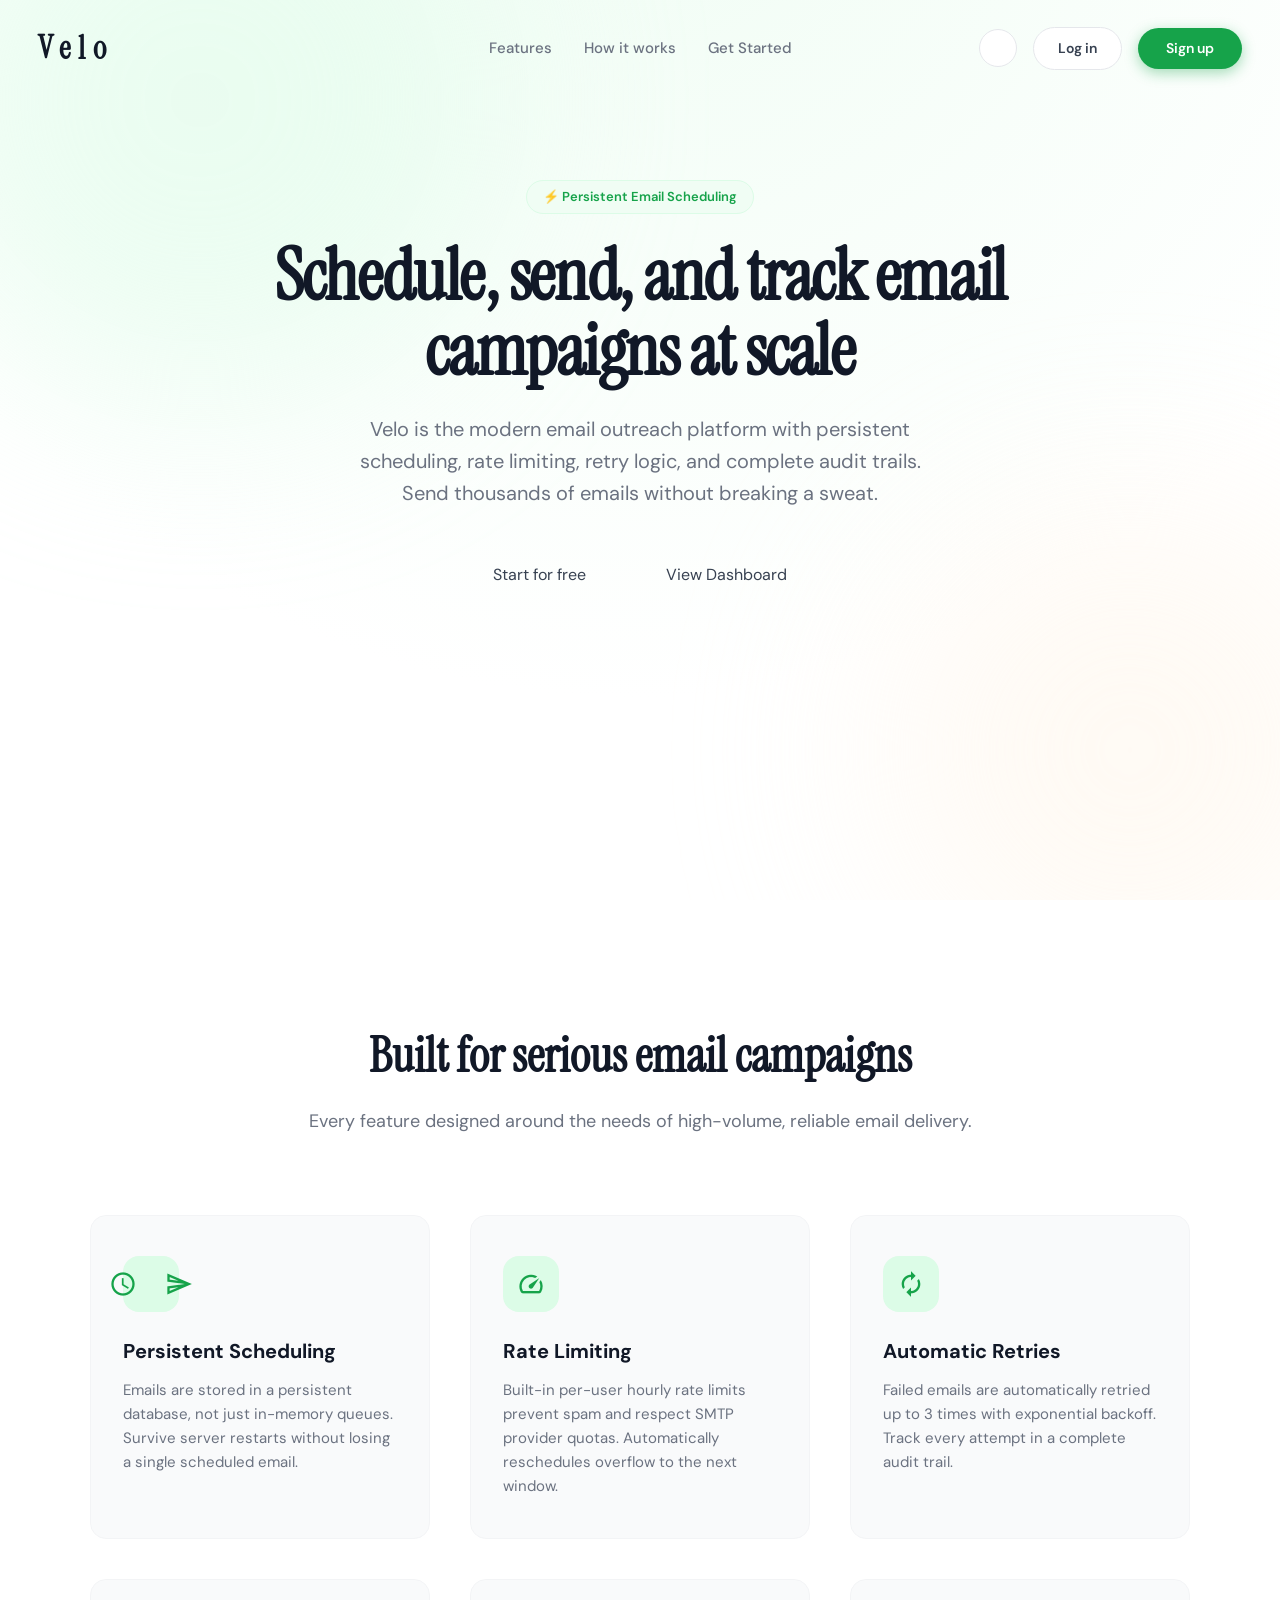
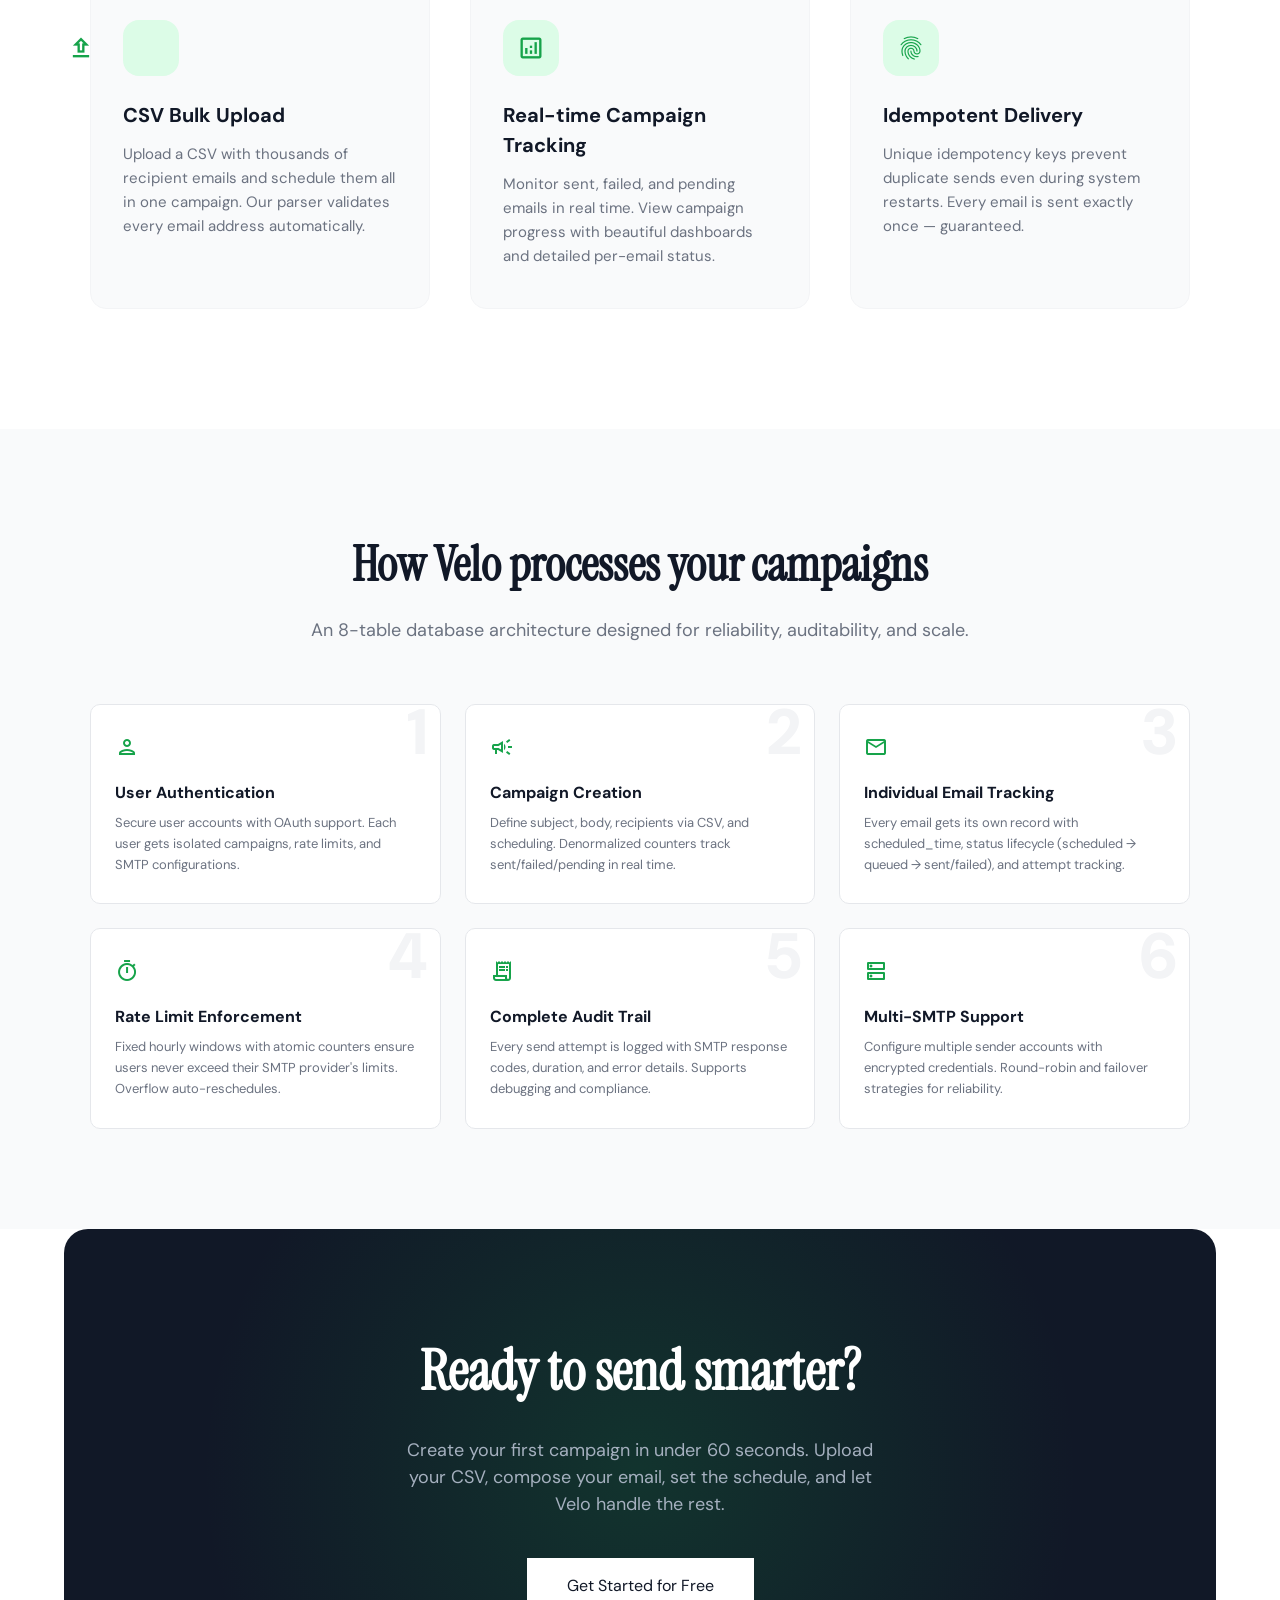
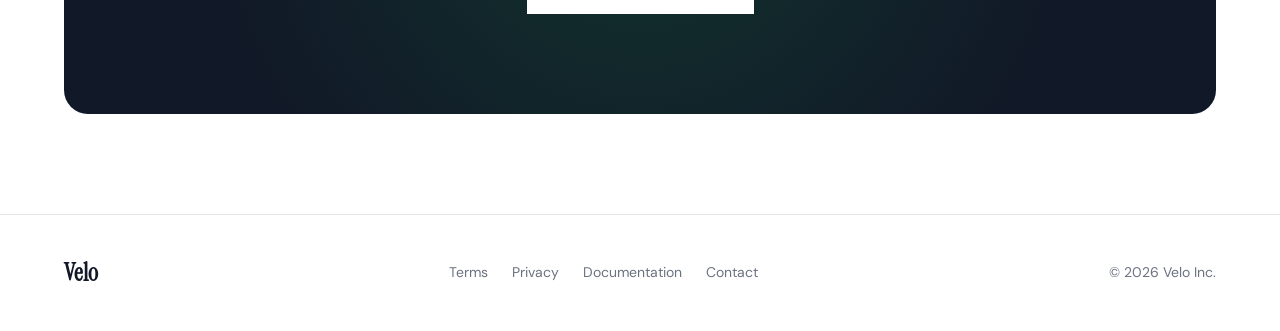
<file: index.html>
<!DOCTYPE html>
<html lang="en">
<head>
    <meta charset="UTF-8" />
    <meta name="viewport" content="width=device-width, initial-scale=1.0" />
    <title>Velo — Production-Grade Email Scheduling & Campaign Platform</title>
    <meta name="description" content="Velo is a production-grade email scheduling and delivery system. Schedule campaigns, enforce rate limits, track delivery, and manage audiences at scale." />
    <link href="https://fonts.googleapis.com/css2?family=DM+Sans:ital,opsz,wght@0,9..40,300;0,9..40,400;0,9..40,500;0,9..40,600;0,9..40,700;1,9..40,400&family=Instrument+Serif:ital@0;1&display=swap" rel="stylesheet" />
    <link href="https://fonts.googleapis.com/icon?family=Material+Icons+Outlined" rel="stylesheet" />
    <link rel="stylesheet" href="css/styles.css" />
    <link rel="stylesheet" href="css/landing.css" />
    <script src="js/theme.js"></script>
</head>
<body>

    <!-- Navigation -->
    <nav class="animate-in">
        <div class="nav-logo">Velo</div>
        <div class="nav-links">
            <a href="#features">Features</a>
            <a href="#architecture">How it works</a>
            <a href="#cta">Get Started</a>
        </div>
        <div class="nav-actions">
            <button class="nav-theme-toggle" id="navThemeToggle" onclick="veloToggleTheme()" title="Toggle dark/light mode">
                <span class="material-icons-outlined" id="navThemeIcon">dark_mode</span>
            </button>
            <a href="pages/login.html" class="btn-outline" id="navLoginBtn">Log in</a>
            <a href="pages/signup.html" class="btn-primary" id="navSignupBtn">Sign up</a>
        </div>
    </nav>

    <!-- Hero Section -->
    <section class="hero animate-in" style="animation-delay: 100ms;">
        <div class="hero-content">
            <div class="badge">⚡ Persistent Email Scheduling</div>
            <h1>Schedule, send, and track email campaigns at scale</h1>
            <p>Velo is the modern email outreach platform with persistent scheduling, rate limiting, retry logic, and complete audit trails. Send thousands of emails without breaking a sweat.</p>
            <div class="hero-actions">
                <a href="pages/signup.html" class="btn-primary-nav" style="padding: 14px 32px; font-size: 16px;">Start for free</a>
                <a href="pages/login.html" class="btn-outline-nav" style="padding: 14px 32px; font-size: 16px;">View Dashboard</a>
            </div>
        </div>
    </section>

    <!-- Features -->
    <section id="features" class="features">
        <div class="features-header">
            <h2>Built for serious email campaigns</h2>
            <p>Every feature designed around the needs of high-volume, reliable email delivery.</p>
        </div>
        <div class="features-grid">
            <div class="feature-card">
                <div class="feature-icon">
                    <span class="material-icons-outlined">schedule_send</span>
                </div>
                <h3 class="feature-title">Persistent Scheduling</h3>
                <p class="feature-desc">Emails are stored in a persistent database, not just in-memory queues. Survive server restarts without losing a single scheduled email.</p>
            </div>
            <div class="feature-card">
                <div class="feature-icon">
                    <span class="material-icons-outlined">speed</span>
                </div>
                <h3 class="feature-title">Rate Limiting</h3>
                <p class="feature-desc">Built-in per-user hourly rate limits prevent spam and respect SMTP provider quotas. Automatically reschedules overflow to the next window.</p>
            </div>
            <div class="feature-card">
                <div class="feature-icon">
                    <span class="material-icons-outlined">autorenew</span>
                </div>
                <h3 class="feature-title">Automatic Retries</h3>
                <p class="feature-desc">Failed emails are automatically retried up to 3 times with exponential backoff. Track every attempt in a complete audit trail.</p>
            </div>
            <div class="feature-card">
                <div class="feature-icon">
                    <span class="material-icons-outlined">upload_file</span>
                </div>
                <h3 class="feature-title">CSV Bulk Upload</h3>
                <p class="feature-desc">Upload a CSV with thousands of recipient emails and schedule them all in one campaign. Our parser validates every email address automatically.</p>
            </div>
            <div class="feature-card">
                <div class="feature-icon">
                    <span class="material-icons-outlined">analytics</span>
                </div>
                <h3 class="feature-title">Real-time Campaign Tracking</h3>
                <p class="feature-desc">Monitor sent, failed, and pending emails in real time. View campaign progress with beautiful dashboards and detailed per-email status.</p>
            </div>
            <div class="feature-card">
                <div class="feature-icon">
                    <span class="material-icons-outlined">fingerprint</span>
                </div>
                <h3 class="feature-title">Idempotent Delivery</h3>
                <p class="feature-desc">Unique idempotency keys prevent duplicate sends even during system restarts. Every email is sent exactly once — guaranteed.</p>
            </div>
        </div>
    </section>

    <!-- Architecture Section -->
    <section id="architecture" class="architecture">
        <div class="architecture-header">
            <h2>How Velo processes your campaigns</h2>
            <p>An 8-table database architecture designed for reliability, auditability, and scale.</p>
        </div>
        <div class="arch-cards">
            <div class="arch-card">
                <div class="arch-card-number">1</div>
                <div class="arch-card-content">
                    <div class="arch-card-icon"><span class="material-icons-outlined">person</span></div>
                    <h3>User Authentication</h3>
                    <p>Secure user accounts with OAuth support. Each user gets isolated campaigns, rate limits, and SMTP configurations.</p>
                </div>
            </div>
            <div class="arch-card">
                <div class="arch-card-number">2</div>
                <div class="arch-card-content">
                    <div class="arch-card-icon"><span class="material-icons-outlined">campaign</span></div>
                    <h3>Campaign Creation</h3>
                    <p>Define subject, body, recipients via CSV, and scheduling. Denormalized counters track sent/failed/pending in real time.</p>
                </div>
            </div>
            <div class="arch-card">
                <div class="arch-card-number">3</div>
                <div class="arch-card-content">
                    <div class="arch-card-icon"><span class="material-icons-outlined">email</span></div>
                    <h3>Individual Email Tracking</h3>
                    <p>Every email gets its own record with scheduled_time, status lifecycle (scheduled → queued → sent/failed), and attempt tracking.</p>
                </div>
            </div>
            <div class="arch-card">
                <div class="arch-card-number">4</div>
                <div class="arch-card-content">
                    <div class="arch-card-icon"><span class="material-icons-outlined">timer</span></div>
                    <h3>Rate Limit Enforcement</h3>
                    <p>Fixed hourly windows with atomic counters ensure users never exceed their SMTP provider's limits. Overflow auto-reschedules.</p>
                </div>
            </div>
            <div class="arch-card">
                <div class="arch-card-number">5</div>
                <div class="arch-card-content">
                    <div class="arch-card-icon"><span class="material-icons-outlined">receipt_long</span></div>
                    <h3>Complete Audit Trail</h3>
                    <p>Every send attempt is logged with SMTP response codes, duration, and error details. Supports debugging and compliance.</p>
                </div>
            </div>
            <div class="arch-card">
                <div class="arch-card-number">6</div>
                <div class="arch-card-content">
                    <div class="arch-card-icon"><span class="material-icons-outlined">dns</span></div>
                    <h3>Multi-SMTP Support</h3>
                    <p>Configure multiple sender accounts with encrypted credentials. Round-robin and failover strategies for reliability.</p>
                </div>
            </div>
        </div>
    </section>

    <!-- CTA -->
    <section class="cta-section" id="cta">
        <div class="cta-content">
            <h2>Ready to send smarter?</h2>
            <p>Create your first campaign in under 60 seconds. Upload your CSV, compose your email, set the schedule, and let Velo handle the rest.</p>
            <a href="pages/signup.html" class="btn-primary-nav" style="padding: 16px 40px; font-size: 16px; background: #fff; color: #111827; display: inline-block;">Get Started for Free</a>
        </div>
    </section>

    <!-- Footer -->
    <footer>
        <div class="footer-logo">Velo</div>
        <div class="footer-links">
            <a href="#">Terms</a>
            <a href="#">Privacy</a>
            <a href="#">Documentation</a>
            <a href="#">Contact</a>
        </div>
        <div>&copy; 2026 Velo Inc.</div>
    </footer>

    <script src="js/scrollAnimation.js"></script>
    <script>
        // If user is already logged in, change nav buttons to dashboard and none
        (function() {
            try {
                const session = sessionStorage.getItem('velo_session');
                if (session) {
                    const loginBtn = document.getElementById('navLoginBtn');
                    const signupBtn = document.getElementById('navSignupBtn');
                    if (loginBtn) { loginBtn.textContent = 'Dashboard'; loginBtn.href = 'pages/dashboard.html'; }
                    if (signupBtn) { signupBtn.style.display = 'none'; }
                }
            } catch(e) {}
        })();

        // Sync theme toggle icon
        function syncThemeIcon() {
            const icon = document.getElementById('navThemeIcon');
            if (icon) {
                icon.textContent = (localStorage.getItem('velo_theme') === 'dark') ? 'dark_mode' : 'light_mode';
            }
        }
        syncThemeIcon();

        // Override veloToggleTheme to also update icon
        const _origToggle = window.veloToggleTheme;
        window.veloToggleTheme = function() {
            _origToggle();
            syncThemeIcon();
        };
    </script>
</body>
</html>
</file>
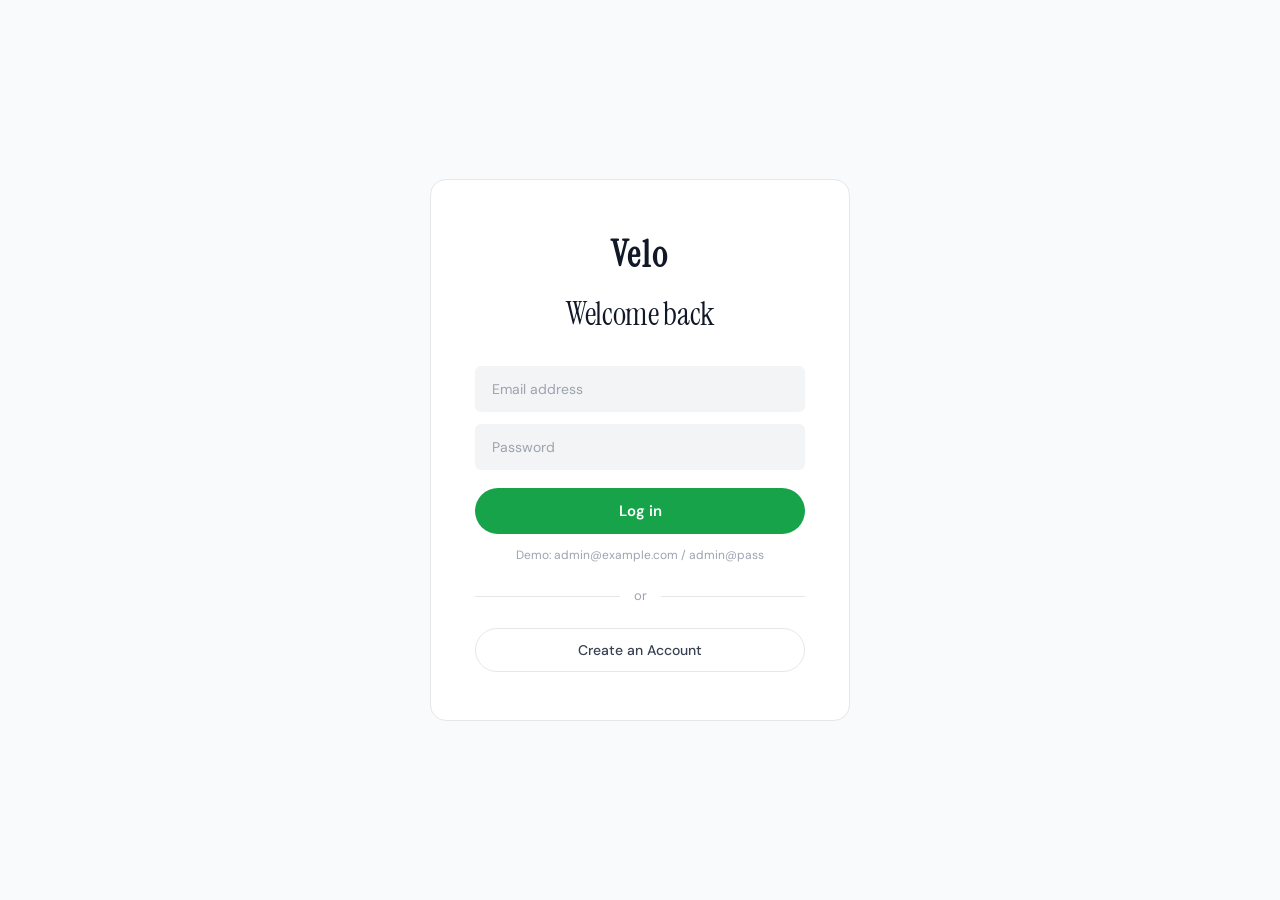
<file: pages/compose.html>
<!doctype html>
<html lang="en">
<head>
    <meta charset="UTF-8" />
    <meta name="viewport" content="width=device-width, initial-scale=1.0" />
    <title>Velo — Create Campaign</title>
    <meta name="description" content="Create and schedule a new email campaign with Velo." />
    <link href="https://fonts.googleapis.com/css2?family=DM+Sans:ital,opsz,wght@0,9..40,300;0,9..40,400;0,9..40,500;0,9..40,600;0,9..40,700;1,9..40,400&family=Instrument+Serif:ital@0;1&display=swap" rel="stylesheet" />
    <link href="https://fonts.googleapis.com/icon?family=Material+Icons+Outlined" rel="stylesheet" />
    <link rel="stylesheet" href="../css/styles.css" />
    <link rel="stylesheet" href="../css/sidebar.css">
    <link rel="stylesheet" href="../css/compose.css" />
    <link rel="stylesheet" href="../css//campaign-details.css">
    <link rel="stylesheet" href="../css/campaigns.css">

    <script src="../js/theme.js"></script>
</head>
<body>
    <div class="app-layout">
        <!-- SIDEBAR -->
        <aside class="sidebar">
            <div class="sidebar-logo">Velo</div>
            
            <div class="sidebar-user" title="Logged in user">
                <div class="sidebar-avatar">
                    <svg width="36" height="36" viewBox="0 0 36 36">
                        <circle cx="18" cy="18" r="18" fill="var(--bg-tertiary)" />
                        <circle cx="18" cy="14" r="6" fill="var(--text-muted)" />
                        <path d="M6 32c0-6.63 5.37-10 12-10s12 3.37 12 10" fill="var(--text-muted)" />
                    </svg>
                </div>
                <div class="sidebar-user-info">
                    <div class="sidebar-user-name auth-user-name">User</div>
                    <div class="sidebar-user-email auth-user-email">user@email.com</div>
                </div>
            </div>
            
            <a href="compose.html"><button class="btn-compose" style="background: var(--green-600); color: #fff;">
                <span class="material-icons-outlined" style="font-size: 16px; vertical-align: middle; margin-right: 4px;">add</span>
                New Campaign
            </button></a>

            <div class="sidebar-section-title">Menu</div>
            <ul class="sidebar-nav">
                <li class="sidebar-nav-item" id="navDashboard">
                    <a href="dashboard.html">
                        <span class="material-icons-outlined">dashboard</span>
                        Dashboard
                    </a>
                </li>
                <li class="sidebar-nav-item active" id="navCompose">
                    <a href="compose.html">
                        <span class="material-icons-outlined">edit_note</span>
                        Compose
                    </a>
                </li>
                <li class="sidebar-nav-item" id="navProfile">
                    <a href="profile.html">
                        <span class="material-icons-outlined">person</span>
                        Profile
                    </a>
                </li>
            </ul>

            <div class="sidebar-bottom">
                <label class="theme-toggle">
                    <span class="theme-toggle-label">
                        <span class="material-icons-outlined">dark_mode</span>
                        Dark Mode
                    </span>
                    <div class="theme-toggle-switch">
                        <input type="checkbox" class="theme-toggle-input" />
                        <span class="theme-toggle-slider"></span>
                    </div>
                </label>
                <button class="sidebar-bottom-item btn-logout">
                    <span class="material-icons-outlined">logout</span>
                    Log Out
                </button>
            </div>
        </aside>

        <!-- MAIN -->
        <div class="main-content">
            <div class="topbar">
                <a href="dashboard.html" class="btn-back" style="margin-right: 8px;" title="Back to Dashboard">
                    <span class="material-icons-outlined">arrow_back</span>
                </a>
                <span class="compose-title">Create New Campaign</span>
            </div>

            <div class="page-content" style="max-width: 800px;">
                <!-- Campaign Name -->
                <div class="compose-section animate-in">
                    <div class="compose-section-title">
                        <span class="material-icons-outlined">campaign</span>
                        Campaign Details
                    </div>
                    <div class="compose-field" style="border: none; padding: 0; margin-bottom: 12px;">
                        <div class="compose-field-label">Name</div>
                        <input type="text" id="campaignName" placeholder="e.g., Welcome Series Q3" style="background: transparent;" />
                    </div>
                    <div class="compose-field" style="border: none; padding: 0;">
                        <div class="compose-field-label">Subject</div>
                        <input type="text" id="campaignSubject" placeholder="Email subject line..." style="background: transparent;" />
                    </div>
                </div>

                <!-- Email Body -->
                <div class="compose-section animate-in" style="animation-delay: 60ms;">
                    <div class="compose-section-title">
                        <span class="material-icons-outlined">edit</span>
                        Email Content
                    </div>

                    <!-- Toolbar -->
                    <div class="compose-toolbar">
                        <button class="toolbar-btn" data-cmd="bold" title="Bold">
                            <span class="material-icons-outlined">format_bold</span>
                        </button>
                        <button class="toolbar-btn" data-cmd="italic" title="Italic">
                            <span class="material-icons-outlined">format_italic</span>
                        </button>
                        <button class="toolbar-btn" data-cmd="underline" title="Underline">
                            <span class="material-icons-outlined">format_underlined</span>
                        </button>
                        <div class="toolbar-sep"></div>
                        <button class="toolbar-btn" data-cmd="strikeThrough" title="Strikethrough">
                            <span class="material-icons-outlined">strikethrough_s</span>
                        </button>
                        <button class="toolbar-btn" data-cmd="insertUnorderedList" title="Bullet List">
                            <span class="material-icons-outlined">format_list_bulleted</span>
                        </button>
                        <button class="toolbar-btn" data-cmd="insertOrderedList" title="Numbered List">
                            <span class="material-icons-outlined">format_list_numbered</span>
                        </button>
                        <div class="toolbar-sep"></div>
                        <button class="toolbar-btn" data-cmd="justifyLeft" title="Align Left">
                            <span class="material-icons-outlined">format_align_left</span>
                        </button>
                        <button class="toolbar-btn" data-cmd="justifyCenter" title="Align Center">
                            <span class="material-icons-outlined">format_align_center</span>
                        </button>
                        <button class="toolbar-btn" data-cmd="justifyRight" title="Align Right">
                            <span class="material-icons-outlined">format_align_right</span>
                        </button>
                        <div class="toolbar-sep"></div>
                        <button class="toolbar-btn" data-cmd="undo" title="Undo">
                            <span class="material-icons-outlined">undo</span>
                        </button>
                        <button class="toolbar-btn" data-cmd="redo" title="Redo">
                            <span class="material-icons-outlined">redo</span>
                        </button>
                    </div>

                    <!-- Editor -->
                    <div
                        class="compose-editor"
                        contenteditable="true"
                        data-placeholder="Compose your email body here... Supports rich text formatting."
                        id="campaignBody"
                    ></div>
                </div>

                <!-- CSV Upload -->
                <div class="compose-section animate-in" style="animation-delay: 120ms;">
                    <div class="compose-section-title">
                        <span class="material-icons-outlined">upload_file</span>
                        Recipients (CSV Upload)
                    </div>
                    <p style="font-size: 13px; color: var(--text-tertiary); margin-bottom: 16px;">
                        Upload a CSV file with an <strong>"emails"</strong> column containing recipient email addresses.
                    </p>
                    
                    <input type="file" id="csvFileInput" accept=".csv" style="display: none;" />
                    
                    <div class="csv-upload-area" id="csvUploadArea">
                        <span class="material-icons-outlined csv-upload-icon">cloud_upload</span>
                        <div class="csv-upload-text">Click or drag a CSV file here</div>
                        <div class="csv-upload-hint">Supports .csv files with an "emails" column</div>
                    </div>

                    <div class="csv-preview" id="csvPreview" style="display: none;">
                        <div class="csv-preview-header">
                            <span class="csv-preview-count" id="csvEmailCount">0 recipients loaded</span>
                            <span class="csv-preview-clear" id="csvClearBtn">✕ Clear all</span>
                        </div>
                        <div class="csv-email-list" id="csvEmailList">
                            <!-- Chips rendered by JS -->
                        </div>
                    </div>
                </div>

                <!-- Schedule -->
                <div class="compose-section animate-in" style="animation-delay: 180ms;">
                    <div class="compose-section-title">
                        <span class="material-icons-outlined">event</span>
                        Schedule
                    </div>
                    <p style="font-size: 13px; color: var(--text-tertiary); margin-bottom: 16px;">
                        Choose when your campaign should start sending emails.
                    </p>
                    <div class="schedule-row">
                        <div class="schedule-group">
                            <label class="schedule-label" for="scheduleDate">Date</label>
                            <input type="date" class="schedule-input" id="scheduleDate" />
                        </div>
                        <div class="schedule-group">
                            <label class="schedule-label" for="scheduleTime">Time</label>
                            <input type="time" class="schedule-input" id="scheduleTime" />
                        </div>
                    </div>
                </div>

                <!-- Create Button -->
                <button class="btn-create-campaign animate-in" style="animation-delay: 240ms;" id="createCampaignBtn">
                    <span class="material-icons-outlined">rocket_launch</span>
                    Create & Schedule Campaign
                </button>

                <div style="height: 40px;"></div>
            </div>
        </div>
    </div>

    <script src="../js/db.js"></script>
    <script src="../js/toast.js"></script>
    <script src="../js/auth.js"></script>
    <script src="../js/app.js"></script>
    <script src="../js/compose.js"></script>
    <script>
        // Set default date to today and time to next hour
        (function() {
            const now = new Date();
            const dateInput = document.getElementById('scheduleDate');
            const timeInput = document.getElementById('scheduleTime');
            
            if (dateInput) {
                dateInput.value = now.toISOString().split('T')[0];
                dateInput.min = now.toISOString().split('T')[0];
            }
            if (timeInput) {
                const nextHour = new Date(now.getTime() + 60 * 60 * 1000);
                const hh = String(nextHour.getHours()).padStart(2, '0');
                const mm = String(nextHour.getMinutes()).padStart(2, '0');
                timeInput.value = `${hh}:${mm}`;
            }
        })();
    </script>
</body>
</html>
</file>
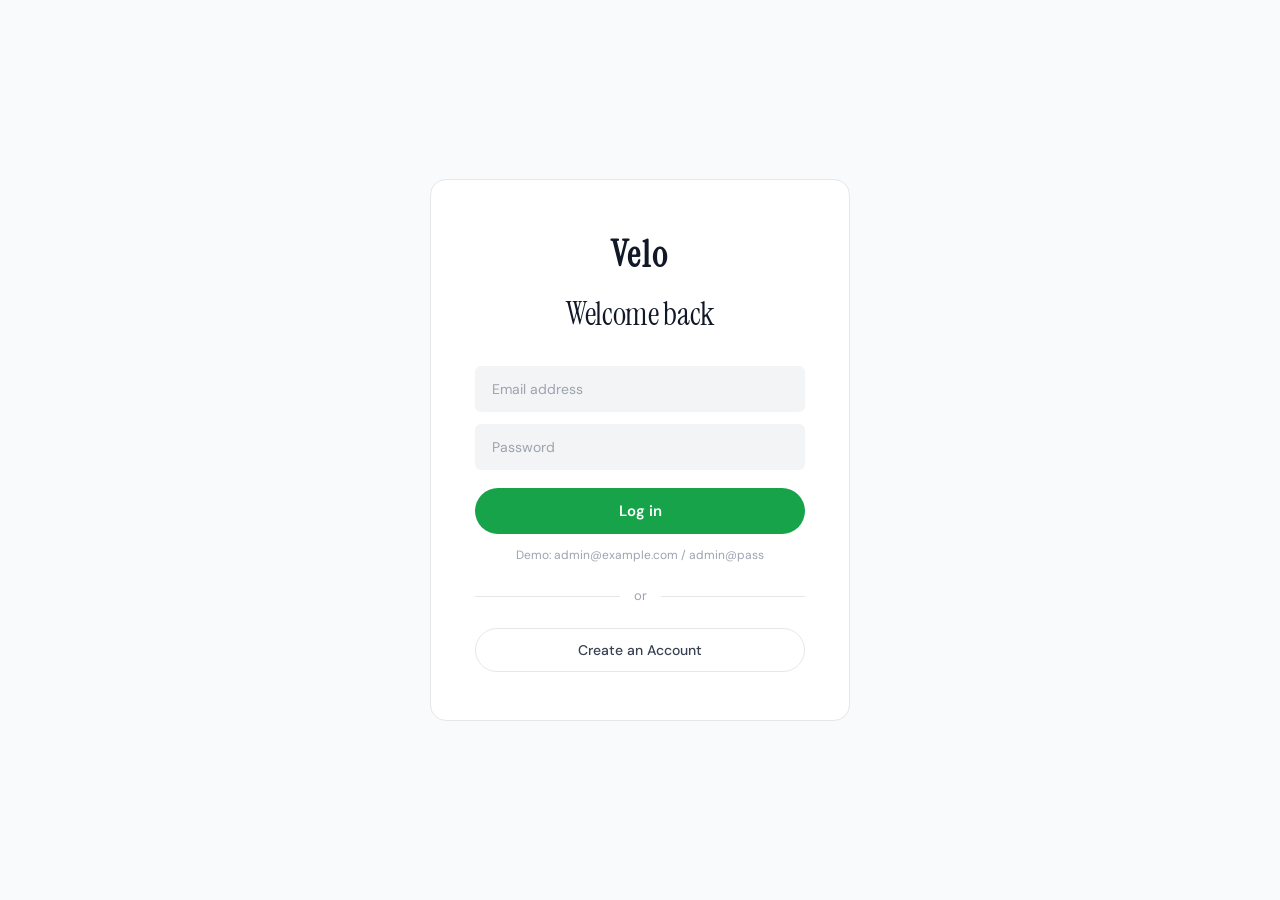
<file: pages/login.html>
<!doctype html>
<html lang="en">
<head>
    <meta charset="UTF-8" />
    <meta name="viewport" content="width=device-width, initial-scale=1.0" />
    <title>Velo — Login</title>
    <meta name="description" content="Log in to your Velo email campaign dashboard." />
    <link href="https://fonts.googleapis.com/css2?family=DM+Sans:ital,opsz,wght@0,9..40,300;0,9..40,400;0,9..40,500;0,9..40,600;0,9..40,700;1,9..40,400&family=Instrument+Serif:ital@0;1&display=swap" rel="stylesheet" />
    <link href="https://fonts.googleapis.com/icon?family=Material+Icons+Outlined" rel="stylesheet" />
    <link rel="stylesheet" href="../css/styles.css" />
    <link rel="stylesheet" href="../css/login.css">
    <script src="../js/theme.js"></script>
</head>
<body>
    <div class="login-wrapper">
        <div class="login-card animate-in">
            <div style="text-align: center; margin-bottom: 8px;">
                <a href="../index.html" style="font-family: var(--font-display); font-size: 36px; font-weight: 700; color: var(--text-primary); letter-spacing: 2px;">Velo</a>
            </div>
            <h1>Welcome back</h1>
            
            <form id="loginForm">
                <input
                    id="loginEmail"
                    class="login-input"
                    type="email"
                    placeholder="Email address"
                    required
                    autocomplete="email"
                />
                <input
                    id="loginPassword"
                    class="login-input"
                    type="password"
                    placeholder="Password"
                    required
                    autocomplete="current-password"
                />
                <button type="submit" class="btn-login" id="loginSubmitBtn">Log in</button>
            </form>

            <div style="font-size: 12px; color: var(--text-muted); text-align: center; margin-top: 12px;">
                Demo: admin@example.com / admin@pass
            </div>

            <div class="divider">or</div>
            
            <a href="signup.html" style="text-decoration: none;">
                <button class="btn-google" style="background: var(--bg-primary); border-color: var(--border-primary);">
                    Create an Account
                </button>
            </a>
        </div>
    </div>

    <script src="../js/db.js"></script>
    <script src="../js/toast.js"></script>
    <script src="../js/auth.js"></script>
</body>
</html>
</file>
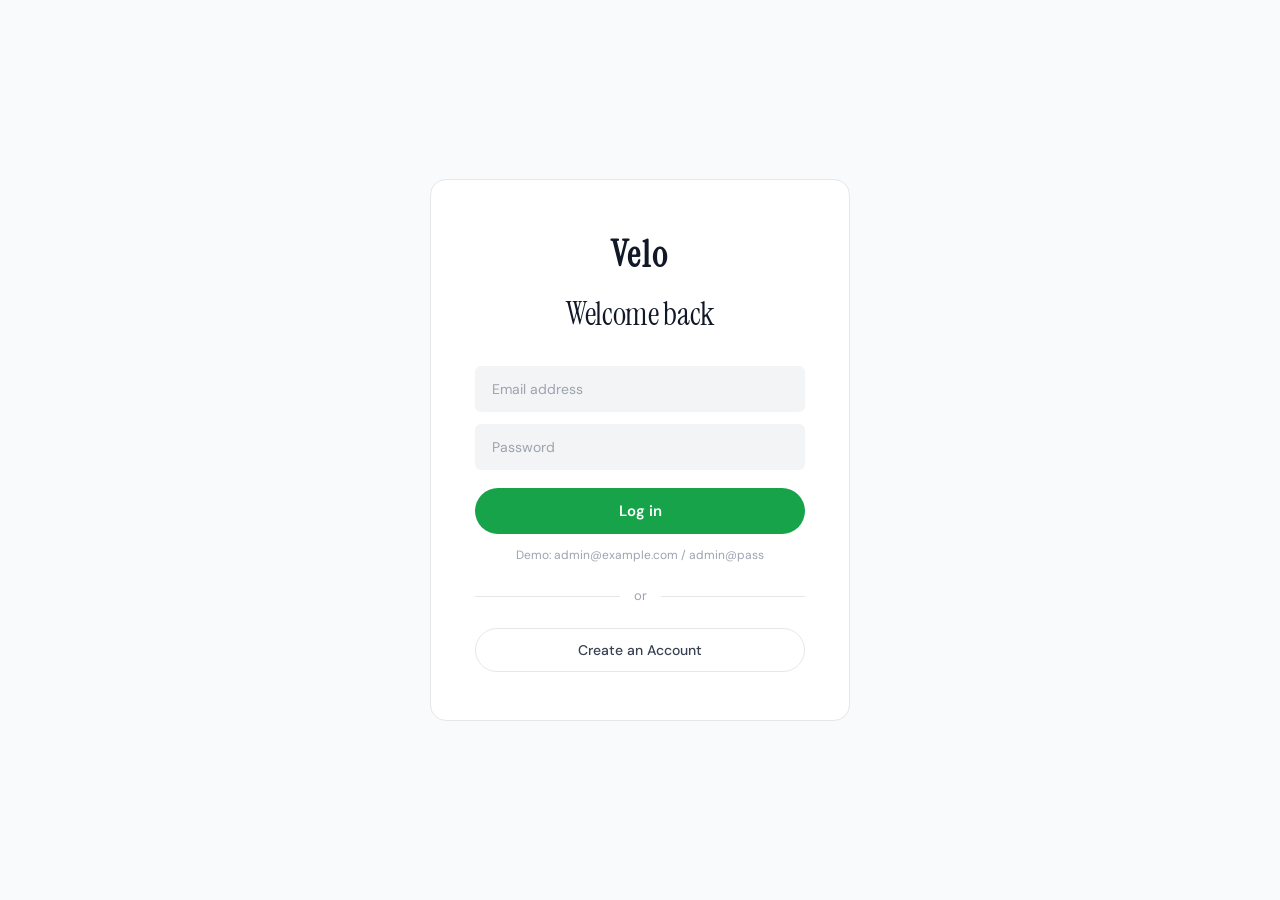
<file: pages/profile.html>
<!doctype html>
<html lang="en">
<head>
    <meta charset="UTF-8" />
    <meta name="viewport" content="width=device-width, initial-scale=1.0" />
    <title>Velo — Profile & Settings</title>
    <meta name="description" content="Manage your Velo profile, SMTP settings, and account preferences." />
    <link href="https://fonts.googleapis.com/css2?family=DM+Sans:ital,opsz,wght@0,9..40,300;0,9..40,400;0,9..40,500;0,9..40,600;0,9..40,700;1,9..40,400&family=Instrument+Serif:ital@0;1&display=swap" rel="stylesheet" />
    <link href="https://fonts.googleapis.com/icon?family=Material+Icons+Outlined" rel="stylesheet" />
    <link rel="stylesheet" href="../css/styles.css" />
    <link rel="stylesheet" href="../css/sidebar.css">
    <link rel="stylesheet" href="../css/profile.css" />
    <script src="../js/theme.js"></script>
</head>
<body>
    <div class="app-layout">
        <!-- SIDEBAR -->
        <aside class="sidebar">
            <div class="sidebar-logo">Velo</div>
            
            <div class="sidebar-user" title="Logged in user">
                <div class="sidebar-avatar">
                    <svg width="36" height="36" viewBox="0 0 36 36">
                        <circle cx="18" cy="18" r="18" fill="var(--bg-tertiary)" />
                        <circle cx="18" cy="14" r="6" fill="var(--text-muted)" />
                        <path d="M6 32c0-6.63 5.37-10 12-10s12 3.37 12 10" fill="var(--text-muted)" />
                    </svg>
                </div>
                <div class="sidebar-user-info">
                    <div class="sidebar-user-name auth-user-name">User</div>
                    <div class="sidebar-user-email auth-user-email">user@email.com</div>
                </div>
            </div>
            
            <a href="compose.html"><button class="btn-compose" id="composeSidebarBtn">
                <span class="material-icons-outlined" style="font-size: 16px; vertical-align: middle; margin-right: 4px;">add</span>
                New Campaign
            </button></a>

            <div class="sidebar-section-title">Menu</div>
            <ul class="sidebar-nav">
                <li class="sidebar-nav-item" id="navDashboard">
                    <a href="dashboard.html">
                        <span class="material-icons-outlined">dashboard</span>
                        Dashboard
                    </a>
                </li>
                <!-- <li class="sidebar-nav-item" id="navCompose">
                    <a href="compose.html">
                        <span class="material-icons-outlined">edit_note</span>
                        Compose
                    </a>
                </li> -->
                <li class="sidebar-nav-item active" id="navProfile">
                    <a href="profile.html">
                        <span class="material-icons-outlined">person</span>
                        Profile
                    </a>
                </li>
            </ul>

            <div class="sidebar-bottom">
                <label class="theme-toggle" id="themeToggleLabel">
                    <span class="theme-toggle-label">
                        <span class="material-icons-outlined">dark_mode</span>
                        Dark Mode
                    </span>
                    <div class="theme-toggle-switch">
                        <input type="checkbox" class="theme-toggle-input" id="themeToggle" />
                        <span class="theme-toggle-slider"></span>
                    </div>
                </label>
                <button class="sidebar-bottom-item btn-logout" id="logoutBtn">
                    <span class="material-icons-outlined">logout</span>
                    Log Out
                </button>
            </div>
        </aside>

        <!-- MAIN CONTENT -->
        <div class="main-content">
            <div class="profile-header animate-in">
                <a href="dashboard.html" class="back-link">
                    <span class="material-icons-outlined">arrow_back</span>
                </a>
                <h1 class="page-header" style="margin: 0;">Profile & Settings</h1>
            </div>

            <div class="page-content animate-in" style="animation-delay: 100ms;">

                <!-- Account Stats -->
                <div class="profile-section">
                    <div class="profile-section-icon">
                        <span class="material-icons-outlined">insights</span>
                    </div>
                    <h2 class="profile-section-title">Account Overview</h2>
                    <div class="profile-stats-grid">
                        <div class="profile-stat-card">
                            <div class="profile-stat-value" id="profileStatCampaigns">0</div>
                            <div class="profile-stat-label">Total Campaigns</div>
                        </div>
                        <div class="profile-stat-card">
                            <div class="profile-stat-value" style="color: var(--green-600);" id="profileStatActive">0</div>
                            <div class="profile-stat-label">Active</div>
                        </div>
                        <div class="profile-stat-card">
                            <div class="profile-stat-value" id="profileStatCompleted">0</div>
                            <div class="profile-stat-label">Completed</div>
                        </div>
                        <div class="profile-stat-card">
                            <div class="profile-stat-value" id="profileStatEmails">0</div>
                            <div class="profile-stat-label">Total Emails</div>
                        </div>
                        <div class="profile-stat-card">
                            <div class="profile-stat-value" style="color: var(--green-600);" id="profileStatSent">0</div>
                            <div class="profile-stat-label">Sent</div>
                        </div>
                        <div class="profile-stat-card">
                            <div class="profile-stat-value" style="color: var(--red-500);" id="profileStatFailed">0</div>
                            <div class="profile-stat-label">Failed</div>
                        </div>
                    </div>
                </div>

                <!-- Profile Info -->
                <div class="profile-section">
                    <div class="profile-section-icon">
                        <span class="material-icons-outlined">person</span>
                    </div>
                    <h2 class="profile-section-title">Profile Information</h2>
                    <div class="profile-form">
                        <div class="profile-form-row">
                            <label class="profile-label">Full Name</label>
                            <input type="text" class="profile-input" id="profileName" placeholder="Your name" />
                        </div>
                        <div class="profile-form-row">
                            <label class="profile-label">Email Address</label>
                            <input type="email" class="profile-input" id="profileEmail" placeholder="your@email.com" />
                        </div>
                        <div class="profile-form-row" style="display: flex; gap: 32px;">
                            <div>
                                <span class="profile-meta-label">Member since</span>
                                <span class="profile-meta-value" id="memberSince">—</span>
                            </div>
                            <div>
                                <span class="profile-meta-label">Last updated</span>
                                <span class="profile-meta-value" id="lastUpdated">—</span>
                            </div>
                        </div>
                        <button class="btn-save" id="saveProfileBtn">
                            <span class="material-icons-outlined" style="font-size: 16px; vertical-align: middle; margin-right: 4px;">save</span>
                            Save Changes
                        </button>
                    </div>
                </div>

                <!-- Change Password -->
                <!-- <div class="profile-section">
                    <div class="profile-section-icon">
                        <span class="material-icons-outlined">lock</span>
                    </div>
                    <h2 class="profile-section-title">Change Password</h2>
                    <div class="profile-form">
                        <div class="profile-form-row">
                            <label class="profile-label">Current Password</label>
                            <input type="password" class="profile-input" id="currentPassword" placeholder="Enter current password" />
                        </div>
                        <div class="profile-form-row">
                            <label class="profile-label">New Password</label>
                            <input type="password" class="profile-input" id="newPassword" placeholder="Enter new password" />
                        </div>
                        <div class="profile-form-row">
                            <label class="profile-label">Confirm New Password</label>
                            <input type="password" class="profile-input" id="confirmPassword" placeholder="Confirm new password" />
                        </div>
                        <button class="btn-save" id="changePasswordBtn">
                            <span class="material-icons-outlined" style="font-size: 16px; vertical-align: middle; margin-right: 4px;">key</span>
                            Update Password
                        </button>
                    </div>
                </div> -->

                <!-- SMTP Configurations -->
                <div class="profile-section">
                    <div class="profile-section-icon">
                        <span class="material-icons-outlined">dns</span>
                    </div>
                    <div style="display: flex; align-items: center; justify-content: space-between; margin-bottom: 16px;">
                        <h2 class="profile-section-title" style="margin-bottom: 0;">SMTP Configurations</h2>
                        <button class="btn-add-smtp" id="addSmtpBtn">
                            <span class="material-icons-outlined" style="font-size: 16px;">add</span>
                            Add Configuration
                        </button>
                    </div>

                    <!-- SMTP Add Form (hidden by default) -->
                    <div id="smtpForm" style="display: none;" class="smtp-form-card">
                        <div class="smtp-form-grid">
                            <div class="profile-form-row">
                                <label class="profile-label">Configuration Name *</label>
                                <input type="text" class="profile-input" id="smtpName" placeholder="e.g., Marketing SMTP" />
                            </div>
                            <div class="profile-form-row">
                                <label class="profile-label">SMTP Host *</label>
                                <input type="text" class="profile-input" id="smtpHost" placeholder="smtp.gmail.com" />
                            </div>
                            <div class="profile-form-row">
                                <label class="profile-label">Port</label>
                                <input type="number" class="profile-input" id="smtpPort" value="587" />
                            </div>
                            <div class="profile-form-row">
                                <label class="profile-label">Username *</label>
                                <input type="text" class="profile-input" id="smtpUsername" placeholder="your@email.com" />
                            </div>
                            <div class="profile-form-row">
                                <label class="profile-label">Password</label>
                                <input type="password" class="profile-input" id="smtpPassword" placeholder="SMTP password" />
                            </div>
                            <div class="profile-form-row">
                                <label class="profile-label">From Email *</label>
                                <input type="email" class="profile-input" id="smtpFromEmail" placeholder="noreply@company.com" />
                            </div>
                            <div class="profile-form-row">
                                <label class="profile-label">From Name</label>
                                <input type="text" class="profile-input" id="smtpFromName" placeholder="Marketing Team" />
                            </div>
                            <div class="profile-form-row">
                                <label class="profile-label">Hourly Limit</label>
                                <input type="number" class="profile-input" id="smtpHourlyLimit" value="100" />
                            </div>
                            <div class="profile-form-row">
                                <label class="profile-label">Daily Limit</label>
                                <input type="number" class="profile-input" id="smtpDailyLimit" value="1000" />
                            </div>
                        </div>
                        <div style="display: flex; gap: 12px; margin-top: 16px;">
                            <button class="btn-save" id="saveSmtpBtn">
                                <span class="material-icons-outlined" style="font-size: 16px; vertical-align: middle; margin-right: 4px;">save</span>
                                Save Configuration
                            </button>
                            <button class="btn-outline-sm" onclick="document.getElementById('smtpForm').style.display='none'">Cancel</button>
                        </div>
                    </div>

                    <!-- Existing configs list -->
                    <div id="smtpConfigsList">
                        <!-- Rendered by JS -->
                    </div>
                </div>

                <!-- Danger Zone -->
                <!-- <div class="profile-section danger-zone">
                    <div class="profile-section-icon" style="background: var(--red-50); color: var(--red-500);">
                        <span class="material-icons-outlined">warning</span>
                    </div>
                    <h2 class="profile-section-title" style="color: var(--red-500);">Danger Zone</h2>
                    <p style="color: var(--text-tertiary); margin-bottom: 16px;">
                        Deleting your account will permanently remove all your campaigns, scheduled emails, SMTP configurations, and data. This action cannot be undone.
                    </p>
                    <button class="btn-danger" id="deleteAccountBtn">
                        <span class="material-icons-outlined" style="font-size: 16px; vertical-align: middle; margin-right: 4px;">delete_forever</span>
                        Delete Account
                    </button>
                    <div id="deleteConfirmArea" style="display: none; margin-top: 16px;">
                        <p style="color: var(--red-500); font-weight: 600; margin-bottom: 8px;">Type <strong>DELETE</strong> to confirm:</p>
                        <div style="display: flex; gap: 8px; align-items: center;">
                            <input type="text" class="profile-input" id="deleteConfirmInput" placeholder="DELETE" style="max-width: 200px; margin-bottom: 0;" />
                            <button class="btn-danger" id="confirmDeleteBtn" style="padding: 10px 20px;">Confirm</button>
                            <button class="btn-outline-sm" id="cancelDeleteBtn">Cancel</button>
                        </div>
                    </div>
                </div> -->

            </div>
        </div>
    </div>

    <script src="../js/db.js"></script>
    <script src="../js/toast.js"></script>
    <script src="../js/auth.js"></script>
    <script src="../js/app.js"></script>
    <script src="../js/profile.js"></script>
</body>
</html>
</file>
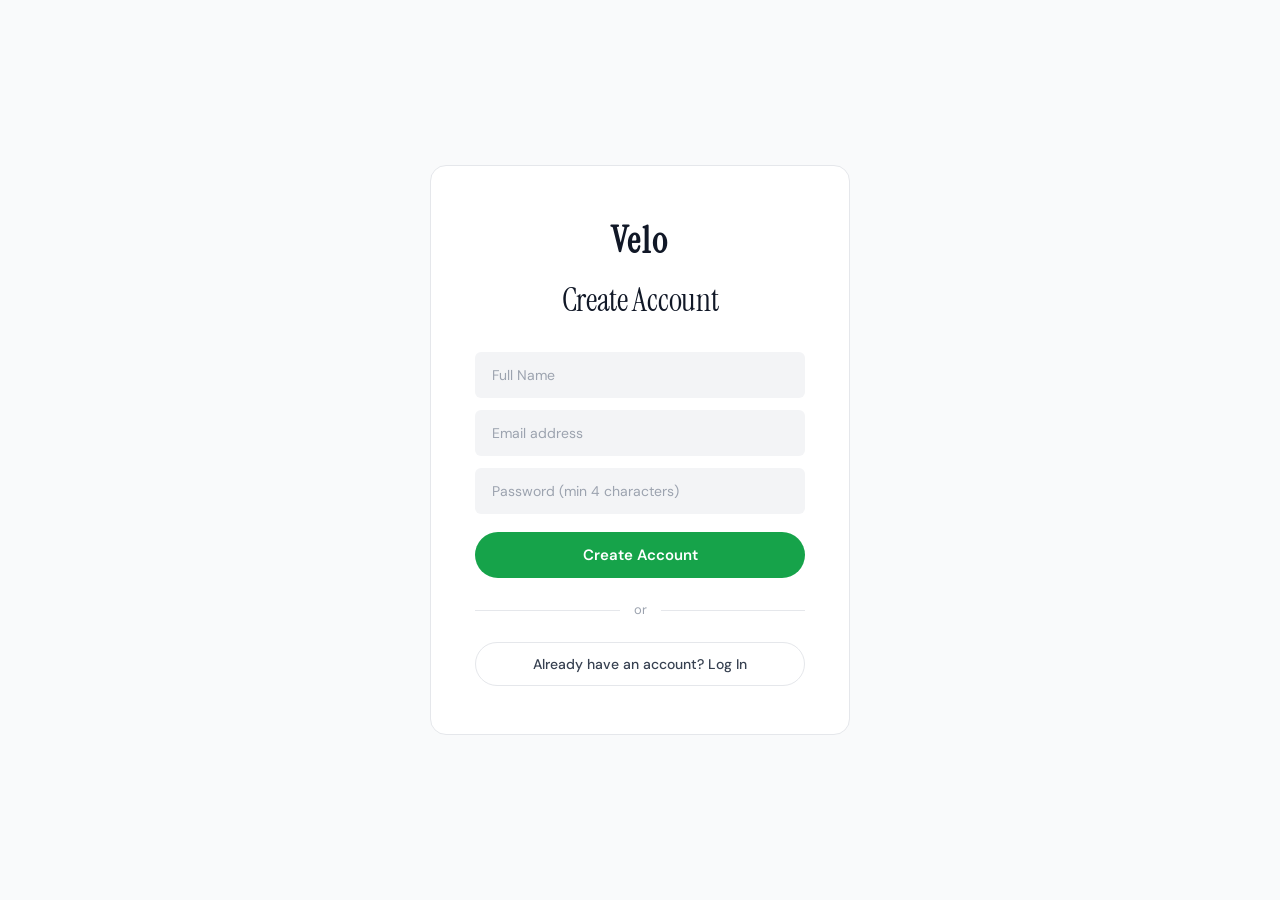
<file: pages/signup.html>
<!doctype html>
<html lang="en">
<head>
    <meta charset="UTF-8" />
    <meta name="viewport" content="width=device-width, initial-scale=1.0" />
    <title>Velo — Sign Up</title>
    <meta name="description" content="Create your free Velo account and start sending email campaigns." />
    <link href="https://fonts.googleapis.com/css2?family=DM+Sans:ital,opsz,wght@0,9..40,300;0,9..40,400;0,9..40,500;0,9..40,600;0,9..40,700;1,9..40,400&family=Instrument+Serif:ital@0;1&display=swap" rel="stylesheet" />
    <link href="https://fonts.googleapis.com/icon?family=Material+Icons+Outlined" rel="stylesheet" />
    <link rel="stylesheet" href="../css/styles.css" />
    <link rel="stylesheet" href="../css/login.css">
    <script src="../js/theme.js"></script>
</head>
<body>
    <div class="login-wrapper">
        <div class="login-card animate-in">
            <div style="text-align: center; margin-bottom: 8px;">
                <a href="../index.html" style="font-family: var(--font-display); font-size: 36px; font-weight: 700; color: var(--text-primary); letter-spacing: 2px;">Velo</a>
            </div>
            <h1>Create Account</h1>
            
            <form id="signupForm">
                <input
                    class="login-input"
                    id="signupName"
                    type="text"
                    placeholder="Full Name"
                    required
                    autocomplete="name"
                />
                <input
                    class="login-input"
                    id="signupEmail"
                    type="email"
                    placeholder="Email address"
                    required
                    autocomplete="email"
                />
                <input
                    class="login-input"
                    id="signupPassword"
                    type="password"
                    placeholder="Password (min 4 characters)"
                    required
                    autocomplete="new-password"
                    minlength="4"
                />
                <button type="submit" class="btn-login" id="signupSubmitBtn">Create Account</button>
            </form>

            <div class="divider">or</div>
            
            <a href="login.html" style="text-decoration: none;">
                <button class="btn-google" style="background: var(--bg-primary); border-color: var(--border-primary);">
                    Already have an account? Log In
                </button>
            </a>
        </div>
    </div>

    <script src="../js/db.js"></script>
    <script src="../js/toast.js"></script>
    <script src="../js/auth.js"></script>
</body>
</html>
</file>
<file: css/styles.css>
*, *::before, *::after { box-sizing: border-box; margin: 0; padding: 0; }

:root {
  --green-600: #16a34a;
  --green-500: #22c55e;
  --green-100: #dcfce7;
  --green-50: #f0fdf4;
  --orange-500: #f97316;
  --orange-100: #ffedd5;
  --orange-50: #fff7ed;
  --gray-50: #f9fafb;
  --gray-100: #f3f4f6;
  --gray-200: #e5e7eb;
  --gray-300: #d1d5db;
  --gray-400: #9ca3af;
  --gray-500: #6b7280;
  --gray-600: #4b5563;
  --gray-700: #374151;
  --gray-800: #1f2937;
  --gray-900: #111827;
  --white: #ffffff;
  --yellow-50: #fefce8;
  --yellow-100: #fef9c3;
  --blue-500: #3b82f6;
  --red-500: #ef4444;
  --red-100: #fee2e2;
  --red-50: #fef2f2;
  --sidebar-w: 220px;
  --font-body: 'DM Sans', sans-serif;
  --font-display: 'Instrument Serif', serif;
  --radius-sm: 6px;
  --radius-md: 10px;
  --radius-lg: 16px;
  --shadow-card: 0 1px 3px rgba(0,0,0,.06), 0 1px 2px rgba(0,0,0,.04);
  --shadow-modal: 0 20px 60px rgba(0,0,0,.12), 0 4px 16px rgba(0,0,0,.06);
  --transition: 180ms ease;

  /* Surfaces */
  --bg-primary: var(--white);
  --bg-secondary: var(--gray-50);
  --bg-tertiary: var(--gray-100);
  --border-primary: var(--gray-200);
  --border-secondary: var(--gray-100);
  --text-primary: var(--gray-900);
  --text-secondary: var(--gray-700);
  --text-tertiary: var(--gray-500);
  --text-muted: var(--gray-400);
}

/* DARK THEME */
[data-theme="dark"] {
  --gray-50: #1a1d23;
  --gray-100: #22262e;
  --gray-200: #2e333d;
  --gray-300: #3d4451;
  --gray-400: #6b7a8d;
  --gray-500: #8b96a5;
  --gray-600: #a5b0bf;
  --gray-700: #c5cdd8;
  --gray-800: #e0e5ec;
  --gray-900: #f1f3f6;
  --white: #13161b;
  --green-50: #0d2818;
  --green-100: #14432b;
  --orange-50: #2a1a08;
  --orange-100: #3d2a10;
  --yellow-50: #2a2508;
  --yellow-100: #3d3610;
  --red-50: #2a0808;
  --red-100: #3d1010;

  --bg-primary: #13161b;
  --bg-secondary: #1a1d23;
  --bg-tertiary: #22262e;
  --border-primary: #2e333d;
  --border-secondary: #22262e;
  --text-primary: #f1f3f6;
  --text-secondary: #c5cdd8;
  --text-tertiary: #8b96a5;
  --text-muted: #6b7a8d;
  --shadow-card: 0 1px 3px rgba(0,0,0,.2), 0 1px 2px rgba(0,0,0,.15);
  --shadow-modal: 0 20px 60px rgba(0,0,0,.4), 0 4px 16px rgba(0,0,0,.3);
}

body {
  font-family: var(--font-body);
  background: var(--bg-secondary);
  color: var(--text-secondary);
  min-height: 100vh;
  font-size: 14px;
  line-height: 1.5;
  -webkit-font-smoothing: antialiased;
  transition: background 300ms ease, color 300ms ease;
}

button { cursor: pointer; font-family: inherit; border: none; background: none; }
input, textarea, select { font-family: inherit; border: none; outline: none; }
a { text-decoration: none; color: inherit; }

/* ANIMATIONS */
@keyframes fadeIn {
  from { opacity: 0; transform: translateY(8px); }
  to { opacity: 1; transform: translateY(0); }
}
.animate-in { animation: fadeIn 300ms ease forwards; }

@keyframes slideInRight {
  from { opacity: 0; transform: translateX(60px); }
  to { opacity: 1; transform: translateX(0); }
}

@keyframes pulse {
  0%, 100% { opacity: 1; }
  50% { opacity: 0.6; }
}

/* ========== TOAST NOTIFICATIONS ========== */
#velo-toast-container {
  position: fixed;
  top: 24px;
  right: 24px;
  z-index: 10000;
  display: flex;
  flex-direction: column;
  gap: 10px;
  pointer-events: none;
}

.velo-toast {
  display: flex;
  align-items: center;
  gap: 10px;
  padding: 14px 18px;
  border-radius: var(--radius-md);
  background: var(--bg-primary);
  border: 1px solid var(--border-primary);
  box-shadow: var(--shadow-modal);
  min-width: 300px;
  max-width: 460px;
  pointer-events: auto;
  transform: translateX(120%);
  opacity: 0;
  transition: transform 350ms cubic-bezier(0.34, 1.56, 0.64, 1), opacity 200ms ease;
}

.velo-toast-show {
  transform: translateX(0);
  opacity: 1;
}

.velo-toast-hiding {
  transform: translateX(120%);
  opacity: 0;
  transition: transform 300ms ease, opacity 200ms ease;
}

.velo-toast-icon { font-size: 20px; flex-shrink: 0; }
.velo-toast-message { flex: 1; font-size: 13px; font-weight: 500; color: var(--text-primary); }
.velo-toast-close {
  width: 24px; height: 24px; display: flex; align-items: center;
  justify-content: center; border-radius: 50%; color: var(--text-muted);
  transition: background var(--transition);
}
.velo-toast-close:hover { background: var(--bg-tertiary); }
.velo-toast-close .material-icons-outlined { font-size: 16px; }

.velo-toast-success { border-left: 3px solid var(--green-500); }
.velo-toast-success .velo-toast-icon { color: var(--green-500); }
.velo-toast-error { border-left: 3px solid var(--red-500); }
.velo-toast-error .velo-toast-icon { color: var(--red-500); }
.velo-toast-warning { border-left: 3px solid var(--orange-500); }
.velo-toast-warning .velo-toast-icon { color: var(--orange-500); }
.velo-toast-info { border-left: 3px solid var(--blue-500); }
.velo-toast-info .velo-toast-icon { color: var(--blue-500); }

/* ========== THEME TOGGLE ========== */
.theme-toggle {
  display: flex;
  align-items: center;
  gap: 10px;
  padding: 8px 10px;
  border-radius: var(--radius-sm);
  cursor: pointer;
  transition: background var(--transition);
}
.theme-toggle:hover { background: var(--bg-tertiary); }

.theme-toggle-label {
  font-size: 13px;
  color: var(--text-tertiary);
  display: flex;
  align-items: center;
  gap: 8px;
}
.theme-toggle-label .material-icons-outlined { font-size: 18px; }

.theme-toggle-switch {
  position: relative;
  width: 40px;
  height: 22px;
  margin-left: auto;
}

.theme-toggle-input {
  opacity: 0;
  width: 0;
  height: 0;
  position: absolute;
}

.theme-toggle-slider {
  position: absolute;
  inset: 0;
  background: var(--gray-300);
  border-radius: 22px;
  transition: background 300ms ease;
  cursor: pointer;
}
.theme-toggle-slider::before {
  content: '';
  position: absolute;
  width: 16px;
  height: 16px;
  background: var(--bg-primary);
  border-radius: 50%;
  top: 3px;
  left: 3px;
  transition: transform 300ms ease;
  box-shadow: 0 1px 3px rgba(0,0,0,0.2);
}
.theme-toggle-input:checked + .theme-toggle-slider {
  background: var(--green-500);
}
.theme-toggle-input:checked + .theme-toggle-slider::before {
  transform: translateX(18px);
}


/* MAIN LAYOUT */
.app-layout {
  display: flex;
  width: 100%;
  min-height: 100vh;
}

/* ---- TOP BAR ---- */
.topbar {
  display: flex;
  align-items: center;
  gap: 12px;
  padding: 12px 24px;
  border-bottom: 1px solid var(--border-primary);
  background: var(--bg-primary);
  transition: background 300ms ease, border-color 300ms ease;
}

.search-box {
  flex: 1;
  max-width: 540px;
  display: flex;
  align-items: center;
  gap: 8px;
  background: var(--bg-secondary);
  border: 1px solid var(--border-primary);
  border-radius: 30px;
  padding: 8px 16px;
}
.search-box .material-icons-outlined { font-size: 18px; color: var(--text-muted); }
.search-box input {
  flex: 1;
  background: none;
  font-size: 13px;
  color: var(--text-secondary);
}
.search-box input::placeholder { color: var(--text-muted); }

.topbar-icon {
  width: 36px;
  height: 36px;
  display: flex;
  align-items: center;
  justify-content: center;
  border-radius: 50%;
  color: var(--text-tertiary);
  transition: background var(--transition);
}
.topbar-icon:hover { background: var(--bg-tertiary); }
.topbar-icon .material-icons-outlined { font-size: 20px; }

/* ---- MAIN CONTENT ---- */
.main-content {
  flex: 1;
  display: flex;
  flex-direction: column;
  min-width: 0;
  background: var(--bg-secondary);
  transition: background 300ms ease;
}

/* ---- EMAIL LIST ---- */
.email-list { flex: 1; overflow-y: auto; }

.email-row {
  display: flex;
  align-items: center;
  padding: 14px 24px;
  border-bottom: 1px solid var(--border-secondary);
  cursor: pointer;
  transition: background var(--transition);
  gap: 14px;
}
.email-row:hover { background: var(--bg-tertiary); }

.email-recipient {
  width: 150px;
  flex-shrink: 0;
  font-size: 13px;
  font-weight: 500;
  color: var(--text-secondary);
  white-space: nowrap;
  overflow: hidden;
  text-overflow: ellipsis;
}

.email-badge {
  display: inline-flex;
  align-items: center;
  gap: 4px;
  padding: 3px 10px;
  border-radius: 4px;
  font-size: 11px;
  font-weight: 600;
  white-space: nowrap;
  flex-shrink: 0;
}
.email-badge .material-icons-outlined { font-size: 13px; }
.email-badge.scheduled {
  background: var(--orange-50);
  color: var(--orange-500);
  border: 1px solid var(--orange-100);
}
.email-badge.sent {
  background: var(--green-50);
  color: var(--green-600);
  border: 1px solid var(--green-100);
}
.email-badge.failed {
  background: var(--red-50);
  color: var(--red-500);
  border: 1px solid var(--red-100);
}

.email-subject {
  font-size: 13px;
  font-weight: 600;
  color: var(--text-primary);
  white-space: nowrap;
  margin-right: 6px;
}

.email-preview {
  flex: 1;
  font-size: 13px;
  color: var(--text-muted);
  white-space: nowrap;
  overflow: hidden;
  text-overflow: ellipsis;
  min-width: 0;
}

.email-star {
  flex-shrink: 0;
  color: var(--gray-300);
  transition: color var(--transition);
}
.email-star:hover { color: var(--orange-500); }
.email-star .material-icons-outlined { font-size: 20px; }

/* ---- RESPONSIVE ---- */
@media (max-width: 768px) {
  .sidebar { display: none; }
  .detail-stats-row { grid-template-columns: repeat(2, 1fr); }
  .campaigns-grid { grid-template-columns: 1fr; }
  .campaign-info-grid { grid-template-columns: 1fr; }
  .schedule-row { flex-direction: column; }
  .profile-stats-grid { grid-template-columns: repeat(2, 1fr); }
  .smtp-config-details { grid-template-columns: 1fr; }
  .smtp-form-grid { grid-template-columns: 1fr; }
}
</file>
<file: css/landing.css>
body {
    background: var(--bg-primary);
    overflow-x: hidden;
}

/* Nav */
nav {
    display: grid;
    grid-template-columns: 1fr auto 1fr;
    align-items: center;
    padding: 24px 3%;
    position: absolute;
    top: 0;
    width: 100%;
    z-index: 10;
}

.nav-logo {
    font-family: var(--font-display);
    font-size: 32px;
    font-weight: 700;
    letter-spacing: 8px;
    color: var(--text-primary);
}

.nav-links {
    display: flex;
    gap: 32px;
    align-items: center;
}

.nav-links a {
    font-size: 15px;
    font-weight: 500;
    color: var(--text-tertiary);
    justify-self: center;
    transition: color var(--transition);
}

.nav-links a:hover { color: var(--text-primary); }

.nav-actions {
    justify-self: end;
    display: flex;
    gap: 16px;
    align-items: center;
}

.nav-theme-toggle {
    width: 38px;
    height: 38px;
    display: flex;
    align-items: center;
    justify-content: center;
    border-radius: 50%;
    border: 1px solid var(--border-primary);
    background: var(--bg-primary);
    color: var(--text-tertiary);
    cursor: pointer;
    transition: all var(--transition);
}
.nav-theme-toggle:hover {
    background: var(--bg-secondary);
    color: var(--text-primary);
    border-color: var(--text-muted);
}
.nav-theme-toggle .material-icons-outlined { font-size: 18px; }

.btn-outline {
    padding: 10px 24px;
    border-radius: 30px;
    border: 1px solid var(--border-primary);
    color: var(--text-secondary);
    font-size: 14px;
    font-weight: 600;
    transition: all var(--transition);
    background: var(--bg-primary);
}
.btn-outline:hover {
    border-color: var(--text-muted);
    color: var(--text-primary);
    background: var(--bg-secondary);
}
.btn-primary {
    padding: 10px 28px;
    border-radius: 30px;
    background: var(--green-600);
    color: #fff;
    font-size: 14px;
    font-weight: 600;
    box-shadow: 0 4px 14px 0 rgba(22, 163, 74, 0.39);
    transition: all var(--transition);
}
.btn-primary:hover {
    background: var(--green-500);
    transform: translateY(-2px);
    box-shadow: 0 6px 20px rgba(22, 163, 74, 0.23);
}

/* Hero */
.hero {
    position: relative;
    padding: 180px 5% 120px;
    height: 100vh;
    text-align: center;
    background: radial-gradient(circle at 50% -20%, var(--green-50), var(--bg-primary) 70%);
    overflow: hidden;
}
.hero::before {
    content: '';
    position: absolute;
    width: 600px;
    height: 600px;
    background: var(--green-100);
    filter: blur(100px);
    border-radius: 50%;
    top: -200px;
    left: -100px;
    opacity: 0.5;
    z-index: 0;
    animation: float 8s ease-in-out infinite alternate;
}
.hero::after {
    content: '';
    position: absolute;
    width: 500px;
    height: 500px;
    background: var(--orange-50);
    filter: blur(100px);
    border-radius: 50%;
    bottom: -100px;
    right: -100px;
    opacity: 0.6;
    z-index: 0;
    animation: float 10s ease-in-out infinite alternate-reverse;
}
@keyframes float {
    0% { transform: translateY(0) scale(1); }
    100% { transform: translateY(30px) scale(1.05); }
}
.hero-content {
    position: relative;
    z-index: 1;
    max-width: 840px;
    margin: 0 auto;
}
.badge {
    display: inline-flex;
    align-items: center;
    padding: 6px 16px;
    background: var(--green-50);
    border: 1px solid var(--green-100);
    color: var(--green-600);
    border-radius: 30px;
    font-size: 13px;
    font-weight: 600;
    margin-bottom: 24px;
}
.hero h1 {
    font-family: var(--font-display);
    font-size: 72px;
    line-height: 1.05;
    color: var(--text-primary);
    margin-bottom: 24px;
    letter-spacing: -0.02em;
}
.hero p {
    font-size: 20px;
    color: var(--text-tertiary);
    margin-bottom: 40px;
    max-width: 600px;
    margin-left: auto;
    margin-right: auto;
    line-height: 1.6;
}
.hero-actions {
    display: flex;
    gap: 16px;
    justify-content: center;
    align-items: center;
}

.hero-actions a:hover{
    border-radius: 30px;
    border: 1px solid var(--green-100);
    background: var(--green-50);
    color: var(--green-600);
    transform: translateY(-2px);

}

/* Features */
.features {
    padding: 120px 5%;
    background: var(--bg-primary);
}
.features-header {
    text-align: center;
    margin-bottom: 80px;
}
.features-header h2 {
    font-family: var(--font-display);
    font-size: 48px;
    color: var(--text-primary);
    margin-bottom: 16px;
}
.features-header p {
    font-size: 18px;
    color: var(--text-tertiary);
}
.features-grid {
    display: grid;
    grid-template-columns: repeat(auto-fit, minmax(300px, 1fr));
    gap: 40px;
    max-width: 1100px;
    margin: 0 auto;
}
.feature-card {
    padding: 40px 32px;
    background: var(--bg-secondary);
    border-radius: var(--radius-lg);
    border: 1px solid var(--border-secondary);
    transition: all var(--transition);
}
.feature-card:hover {
    background: var(--bg-primary);
    box-shadow: var(--shadow-card);
    transform: translateY(-4px);
    border-color: var(--green-100);
}
.feature-icon {
    width: 56px;
    height: 56px;
    border-radius: 16px;
    background: var(--green-100);
    color: var(--green-600);
    display: flex;
    align-items: center;
    justify-content: center;
    margin-bottom: 24px;
}
.feature-icon .material-icons-outlined { font-size: 28px; }
.feature-title {
    font-size: 20px;
    font-weight: 700;
    color: var(--text-primary);
    margin-bottom: 12px;
}
.feature-desc {
    font-size: 15px;
    color: var(--text-tertiary);
    line-height: 1.6;
}

/* Architecture Section */
.architecture {
    padding: 100px 5%;
    background: var(--bg-secondary);
}
.architecture-header {
    text-align: center;
    margin-bottom: 60px;
}
.architecture-header h2 {
    font-family: var(--font-display);
    font-size: 48px;
    color: var(--text-primary);
    margin-bottom: 16px;
}
.architecture-header p {
    font-size: 18px;
    color: var(--text-tertiary);
}
.arch-cards {
    display: grid;
    grid-template-columns: repeat(auto-fit, minmax(280px, 1fr));
    gap: 24px;
    max-width: 1100px;
    margin: 0 auto;
}
.arch-card {
    background: var(--bg-primary);
    border: 1px solid var(--border-primary);
    border-radius: var(--radius-md);
    padding: 28px 24px;
    position: relative;
    overflow: hidden;
    transition: all var(--transition);
}
.arch-card:hover { box-shadow: var(--shadow-card); transform: translateY(-2px); }
.arch-card-number {
    position: absolute;
    top: -4px;
    right: 12px;
    font-size: 64px;
    font-weight: 800;
    color: var(--bg-tertiary);
    line-height: 1;
    z-index: 0;
}
.arch-card-content { position: relative; z-index: 1; }
.arch-card-icon {
    font-size: 24px;
    color: var(--green-600);
    margin-bottom: 12px;
}
.arch-card h3 {
    font-size: 16px;
    font-weight: 700;
    color: var(--text-primary);
    margin-bottom: 8px;
}
.arch-card p {
    font-size: 13px;
    color: var(--text-tertiary);
    line-height: 1.6;
}

/* CTA Banner */
.cta-section {
    padding: 100px 5%;
    background: var(--gray-900);
    text-align: center;
    color: #fff;
    margin: 0 5% 100px;
    border-radius: 24px;
    position: relative;
    overflow: hidden;
}
[data-theme="dark"] .cta-section { background: #0d1117; }
.cta-section::before {
    content: '';
    position: absolute;
    top: 0; left: 0; right: 0; bottom: 0;
    background: radial-gradient(circle at center, rgba(22, 163, 74, 0.2) 0%, transparent 70%);
}
.cta-content { position: relative; z-index: 1; }
.cta-section h2 {
    font-family: var(--font-display);
    font-size: 56px;
    margin-bottom: 24px;
    color: #fff;
}
.cta-section p {
    font-size: 18px;
    color: #a5b0bf;
    margin-bottom: 40px;
    max-width: 500px;
    margin-left: auto;
    margin-right: auto;
}

/* Footer */
footer {
    padding: 40px 5%;
    border-top: 1px solid var(--border-primary);
    display: flex;
    align-items: center;
    justify-content: space-between;
    color: var(--text-tertiary);
    font-size: 14px;
    background: var(--bg-primary);
}
.footer-logo {
    font-family: var(--font-display);
    font-size: 24px;
    font-weight: 700;
    color: var(--text-primary);
}
.footer-links { display: flex; gap: 24px; }
.footer-links a:hover { color: var(--text-primary); }

/* Responsive */
@media (max-width: 768px) {
    .hero h1 { font-size: 48px; }
    .nav-links { display: none; }
    .hero { padding-top: 140px; }
    .features { padding: 80px 5%; }
    .cta-section { margin: 0 24px 60px; padding: 60px 24px; }
    .cta-section h2 { font-size: 40px; }
    .hero-actions { flex-direction: column; }
    .hero-actions a { width: 100%; box-sizing: border-box; }
    .stats-bar { grid-template-columns: repeat(2, 1fr); }
}
</file>
<file: css/sidebar.css>
/* ---- SIDEBAR ---- */
.sidebar {
  width: var(--sidebar-w);
  background: var(--bg-primary);
  border-right: 1px solid var(--border-primary);
  padding: 20px 16px;
  display: flex;
  flex-direction: column;
  flex-shrink: 0;
  height: 100vh;
  position: sticky;
  top: 0;
  overflow-y: auto;
  transition: background 300ms ease, border-color 300ms ease;
}

.sidebar-logo {
  font-family: var(--font-display);
  font-size: 28px;
  font-weight: 700;
  letter-spacing: 2px;
  color: var(--text-primary);
  margin-bottom: 22px;
}

.sidebar-user {
  display: flex;
  align-items: center;
  gap: 10px;
  margin-bottom: 18px;
  cursor: pointer;
  padding: 6px 4px;
  border-radius: var(--radius-sm);
  transition: background var(--transition);
}
.sidebar-user:hover { background: var(--bg-tertiary); }

.sidebar-avatar {
  width: 36px;
  height: 36px;
  border-radius: 50%;
  background: var(--bg-tertiary);
  display: flex;
  align-items: center;
  justify-content: center;
  overflow: hidden;
  flex-shrink: 0;
}
.sidebar-avatar img { width: 100%; height: 100%; object-fit: cover; }
.sidebar-avatar svg circle { fill: var(--gray-300); }
.sidebar-avatar svg path { fill: var(--gray-400); }

.sidebar-user-info { flex: 1; min-width: 0; }
.sidebar-user-name {
  font-size: 13px;
  font-weight: 600;
  color: var(--text-primary);
  white-space: nowrap;
  overflow: hidden;
  text-overflow: ellipsis;
}
.sidebar-user-email {
  font-size: 11px;
  color: var(--text-muted);
  white-space: nowrap;
  overflow: hidden;
  text-overflow: ellipsis;
}

.sidebar-chevron {
  font-size: 18px;
  color: var(--text-muted);
}

.btn-compose {
  width: 100%;
  padding: 10px;
  border-radius: 30px;
  border: 1.5px solid var(--green-600);
  color: var(--green-600);
  font-size: 14px;
  font-weight: 600;
  margin-bottom: 24px;
  transition: background var(--transition), color var(--transition);
}
.btn-compose:hover {
  background: var(--green-600);
  color: #fff;
}

.sidebar-section-title {
  font-size: 11px;
  font-weight: 600;
  color: var(--text-muted);
  text-transform: uppercase;
  letter-spacing: 1px;
  margin-bottom: 8px;
  padding-left: 4px;
}

.sidebar-nav { list-style: none; }

.sidebar-nav-item {
  display: flex;
  align-items: center;
  gap: 10px;
  padding: 9px 10px;
  border-radius: var(--radius-sm);
  font-size: 14px;
  color: var(--text-tertiary);
  cursor: pointer;
  transition: background var(--transition), color var(--transition);
  position: relative;
}
.sidebar-nav-item a { display: flex; align-items: center; gap: 10px; width: 100%; }
.sidebar-nav-item:hover { background: var(--bg-tertiary); color: var(--text-primary); }
.sidebar-nav-item.active {
  background: var(--green-50);
  color: var(--text-primary);
  font-weight: 600;
}
.sidebar-nav-item .material-icons-outlined { font-size: 18px; }
.sidebar-nav-count {
  margin-left: auto;
  font-size: 12px;
  color: var(--text-muted);
  font-weight: 500;
}

.sidebar-bottom {
  margin-top: auto;
  padding-top: 16px;
  border-top: 1px solid var(--border-primary);
  display: flex;
  flex-direction: column;
  gap: 4px;
}

.sidebar-bottom-item {
  display: flex;
  align-items: center;
  gap: 10px;
  padding: 9px 10px;
  border-radius: var(--radius-sm);
  font-size: 13px;
  color: var(--text-tertiary);
  cursor: pointer;
  transition: background var(--transition), color var(--transition);
}
.sidebar-bottom-item:hover { background: var(--bg-tertiary); color: var(--red-500); }
.sidebar-bottom-item .material-icons-outlined { font-size: 18px; }
</file>
<file: css/compose.css>
.compose-topbar {
  display: flex;
  align-items: center;
  justify-content: space-between;
  padding: 14px 24px;
  border-bottom: 1px solid var(--border-primary);
  background: var(--bg-primary);
}

.compose-topbar-left {
  display: flex;
  align-items: center;
  gap: 10px;
}

.compose-title {
  font-size: 16px;
  font-weight: 600;
  color: var(--text-primary);
}

.compose-topbar-right {
  display: flex;
  align-items: center;
  gap: 8px;
}

.btn-send,
.btn-send-later {
  padding: 8px 24px;
  border-radius: 30px;
  background: var(--bg-primary);
  border: 1.5px solid var(--green-600);
  color: var(--green-600);
  font-size: 13px;
  font-weight: 600;
  transition: all var(--transition);
}
.btn-send:hover,
.btn-send-later:hover {
  background: var(--green-600);
  color: #fff;
}

.compose-form {
  padding: 20px 24px;
  flex: 1;
  display: flex;
  flex-direction: column;
  background: var(--bg-primary);
  min-height: calc(100vh - 60px);
  overflow-y: auto;
}

.compose-field {
  display: flex;
  align-items: center;
  gap: 16px;
  padding: 12px 0;
  border-bottom: 1px solid var(--border-secondary);
}

.compose-field-label {
  font-size: 13px;
  font-weight: 500;
  color: var(--text-tertiary);
  width: 80px;
  flex-shrink: 0;
}

.compose-field input, .compose-field textarea {
  flex: 1;
  font-size: 14px;
  color: var(--text-secondary);
  background: transparent;
}
.compose-field input::placeholder, .compose-field textarea::placeholder { color: var(--text-muted); }

.compose-field-from {
  display: flex;
  align-items: center;
  gap: 6px;
  background: var(--bg-tertiary);
  padding: 6px 12px;
  border-radius: 20px;
  font-size: 13px;
  color: var(--text-secondary);
}
.compose-field-from .material-icons-outlined { font-size: 14px; color: var(--text-muted); }

.compose-delay-row {
  display: flex;
  align-items: center;
  gap: 16px;
  padding: 12px 0;
  border-bottom: 1px solid var(--border-secondary);
}

.compose-delay-label {
  font-size: 13px;
  font-weight: 500;
  color: var(--text-tertiary);
}

.compose-delay-input {
  width: 48px;
  padding: 6px 10px;
  border: 1px solid var(--border-primary);
  border-radius: var(--radius-sm);
  font-size: 13px;
  text-align: center;
  color: var(--text-secondary);
  background: var(--bg-primary);
}

.compose-editor-wrap {
  flex: 1;
  display: flex;
  flex-direction: column;
  margin-top: 8px;
}

.compose-editor {
  flex: 1;
  padding: 14px 16px;
  font-size: 14px;
  color: var(--text-secondary);
  outline: none;
  min-height: 200px;
  border: 1px solid var(--border-primary);
  border-radius: var(--radius-md);
  background: var(--bg-primary);
}
.compose-editor:empty::before {
  content: attr(data-placeholder);
  color: var(--text-muted);
}

.compose-toolbar {
  display: flex;
  align-items: center;
  gap: 2px;
  padding: 8px 0;
  border-bottom: 1px solid var(--border-primary);
  margin-bottom: 8px;
}

.toolbar-btn {
  width: 32px;
  height: 32px;
  display: flex;
  align-items: center;
  justify-content: center;
  border-radius: 4px;
  color: var(--text-tertiary);
  font-size: 18px;
  transition: background var(--transition), color var(--transition);
}
.toolbar-btn:hover { background: var(--bg-tertiary); color: var(--text-secondary); }
.toolbar-btn.active { background: var(--green-50); color: var(--green-600); }

.toolbar-sep {
  width: 1px;
  height: 20px;
  background: var(--border-primary);
  margin: 0 4px;
}

/* ---- RECIPIENT CHIPS ---- */
.recipient-chips {
  display: flex;
  align-items: center;
  gap: 6px;
  flex-wrap: wrap;
  flex: 1;
}

.recipient-chip {
  display: inline-flex;
  align-items: center;
  gap: 4px;
  padding: 4px 12px;
  background: var(--green-50);
  border: 1px solid var(--green-500);
  border-radius: 20px;
  font-size: 12px;
  color: var(--green-600);
  font-weight: 500;
}

.recipient-chip-more {
  display: inline-flex;
  align-items: center;
  padding: 4px 10px;
  background: var(--green-50);
  border: 1px solid var(--green-500);
  border-radius: 20px;
  font-size: 12px;
  color: var(--green-600);
  font-weight: 600;
}

.upload-list-btn {
  display: flex;
  align-items: center;
  gap: 5px;
  color: var(--green-600);
  font-size: 13px;
  font-weight: 600;
  margin-left: auto;
  flex-shrink: 0;
}
.upload-list-btn .material-icons-outlined { font-size: 16px; }
.upload-list-btn:hover { text-decoration: underline; }

/* ---- SEND LATER POPOVER ---- */
.send-later-popover {
  position: fixed;
  top: 60px;
  right: 24px;
  display: none;
  background: var(--bg-primary);
  border: 1px solid var(--border-primary);
  border-radius: var(--radius-md);
  box-shadow: var(--shadow-modal);
  width: 280px;
  z-index: 100;
  overflow: hidden;
}
.send-later-popover.visible { display: block; }

.popover-header {
  padding: 16px 18px 12px;
  font-size: 15px;
  font-weight: 600;
  color: var(--text-primary);
}

.popover-date-row {
  display: flex;
  align-items: center;
  gap: 8px;
  padding: 8px 18px;
  color: var(--text-muted);
  font-size: 13px;
}
.popover-date-row .material-icons-outlined { font-size: 18px; }
.popover-date-row input {
  flex: 1;
  font-size: 13px;
  color: var(--text-muted);
  background: transparent;
}
.popover-date-row input::placeholder { color: var(--text-muted); }

.popover-options { padding: 6px 0; }

.popover-option {
  display: block;
  width: 100%;
  padding: 10px 18px;
  font-size: 13px;
  color: var(--text-secondary);
  text-align: left;
  transition: background var(--transition);
}
.popover-option:hover { background: var(--bg-tertiary); }

.popover-footer {
  display: flex;
  justify-content: flex-end;
  gap: 10px;
  padding: 12px 18px;
  border-top: 1px solid var(--border-secondary);
}

.popover-btn-cancel {
  padding: 7px 18px;
  font-size: 13px;
  color: var(--text-tertiary);
  font-weight: 500;
}

.popover-btn-done {
  padding: 7px 22px;
  border-radius: 20px;
  border: 1.5px solid var(--green-600);
  color: var(--green-600);
  font-size: 13px;
  font-weight: 600;
  transition: all var(--transition);
}
.popover-btn-done:hover {
  background: var(--green-600);
  color: #fff;
}

/* ---- SHARED UTILITY ---- */
.btn-back {
  display: flex;
  align-items: center;
  justify-content: center;
  width: 32px;
  height: 32px;
  border-radius: 50%;
  color: var(--text-tertiary);
  transition: background var(--transition);
}
.btn-back:hover { background: var(--bg-tertiary); }

.icon-btn {
  width: 36px;
  height: 36px;
  display: flex;
  align-items: center;
  justify-content: center;
  border-radius: 50%;
  color: var(--text-tertiary);
  transition: background var(--transition);
}
.icon-btn:hover { background: var(--bg-tertiary); }

.user-avatar-sm {
  width: 32px;
  height: 32px;
  border-radius: 50%;
  overflow: hidden;
}
.user-avatar-sm img { width: 100%; height: 100%; object-fit: cover; }

.overlay {
  position: fixed;
  inset: 0;
  background: rgba(0,0,0,.15);
  z-index: 90;
  display: none;
}
.overlay.visible { display: block; }
</file>
<file: css/campaign-details.css>
.detail-stats-row {
  display: grid;
  grid-template-columns: repeat(4, 1fr);
  gap: 16px;
  margin-bottom: 24px;
}

.stat-card {
  background: var(--bg-primary);
  border: 1px solid var(--border-primary);
  border-radius: var(--radius-md);
  padding: 20px;
  display: flex;
  flex-direction: column;
  transition: transform var(--transition);
}
.stat-card:hover { transform: translateY(-2px); }

.stat-card-icon {
  width: 40px;
  height: 40px;
  border-radius: 10px;
  display: flex;
  align-items: center;
  justify-content: center;
  margin-bottom: 12px;
}
.stat-card-icon .material-icons-outlined { font-size: 22px; }
.stat-card-icon.total { background: var(--blue-500); color: #fff; }
.stat-card-icon.sent { background: var(--green-500); color: #fff; }
.stat-card-icon.failed { background: var(--red-500); color: #fff; }
.stat-card-icon.pending { background: var(--orange-500); color: #fff; }

.stat-card-value {
  font-size: 28px;
  font-weight: 700;
  color: var(--text-primary);
  margin-bottom: 4px;
}

.stat-card-label {
  font-size: 12px;
  color: var(--text-tertiary);
  text-transform: uppercase;
  letter-spacing: 0.5px;
}

.progress-container {
  margin-bottom: 24px;
}
.progress-label {
  display: flex;
  justify-content: space-between;
  margin-bottom: 8px;
  font-size: 13px;
  color: var(--text-tertiary);
}
.progress-bg {
  width: 100%;
  height: 10px;
  background: var(--bg-tertiary);
  border-radius: 5px;
  overflow: hidden;
}
.progress-fill {
  height: 100%;
  border-radius: 5px;
  transition: width 600ms cubic-bezier(0.34, 1.56, 0.64, 1);
}
.progress-fill.green { background: linear-gradient(90deg, var(--green-600), var(--green-500)); }
.progress-fill.red { background: linear-gradient(90deg, var(--red-500), #f87171); }

.campaign-info-card {
  background: var(--bg-primary);
  border: 1px solid var(--border-primary);
  border-radius: var(--radius-md);
  padding: 24px;
  margin-bottom: 24px;
}

.campaign-info-grid {
  display: grid;
  grid-template-columns: 1fr 1fr;
  gap: 20px;
}

.info-item-label {
  font-size: 12px;
  color: var(--text-muted);
  text-transform: uppercase;
  letter-spacing: 0.5px;
  margin-bottom: 4px;
}
.info-item-value {
  font-size: 14px;
  color: var(--text-primary);
  font-weight: 500;
}

.info-body-content {
  grid-column: 1 / -1;
  margin-top: 12px;
  padding-top: 16px;
  border-top: 1px solid var(--border-secondary);
}
.info-body-content .compose-editor {
  min-height: 100px;
  cursor: default;
  border: 1px solid var(--border-secondary);
}

/* ---- TABS ---- */
.tabs-header {
  display: flex;
  gap: 24px;
  border-bottom: 1px solid var(--border-primary);
  margin-bottom: 20px;
  padding: 0 24px;
}
.tab-btn {
  padding: 12px 0;
  font-size: 14px;
  font-weight: 600;
  color: var(--text-tertiary);
  border-bottom: 2px solid transparent;
  transition: color var(--transition), border-color var(--transition);
  cursor: pointer;
  background: none;
  border-top: none;
  border-left: none;
  border-right: none;
}
.tab-btn:hover { color: var(--text-primary); }
.tab-btn.active {
  color: var(--green-600);
  border-bottom-color: var(--green-600);
}
.tab-content { display: none; }
.tab-content.active { display: block; }

/* ========== COMPOSE CAMPAIGN ========== */
.compose-section {
  background: var(--bg-primary);
  border: 1px solid var(--border-primary);
  border-radius: var(--radius-md);
  padding: 24px;
  margin-bottom: 20px;
}

.compose-section-title {
  font-size: 15px;
  font-weight: 600;
  color: var(--text-primary);
  margin-bottom: 16px;
  display: flex;
  align-items: center;
  gap: 8px;
}
.compose-section-title .material-icons-outlined { font-size: 20px; color: var(--green-600); }

.csv-upload-area {
  border: 2px dashed var(--border-primary);
  border-radius: var(--radius-md);
  padding: 40px 24px;
  text-align: center;
  transition: border-color var(--transition), background var(--transition);
  cursor: pointer;
}
.csv-upload-area:hover {
  border-color: var(--green-500);
  background: var(--green-50);
}
.csv-upload-area.dragover {
  border-color: var(--green-500);
  background: var(--green-50);
}

.csv-upload-icon {
  font-size: 48px;
  color: var(--text-muted);
  margin-bottom: 12px;
}
.csv-upload-text {
  font-size: 14px;
  color: var(--text-tertiary);
  margin-bottom: 8px;
}
.csv-upload-hint {
  font-size: 12px;
  color: var(--text-muted);
}

.csv-preview {
  margin-top: 16px;
  padding: 16px;
  background: var(--bg-secondary);
  border-radius: var(--radius-sm);
  border: 1px solid var(--border-secondary);
}
.csv-preview-header {
  display: flex;
  align-items: center;
  justify-content: space-between;
  margin-bottom: 12px;
}
.csv-preview-count {
  font-size: 13px;
  font-weight: 600;
  color: var(--green-600);
}
.csv-preview-clear {
  font-size: 12px;
  color: var(--red-500);
  cursor: pointer;
  font-weight: 500;
}
.csv-preview-clear:hover { text-decoration: underline; }
.csv-email-list {
  display: flex;
  flex-wrap: wrap;
  gap: 6px;
  max-height: 120px;
  overflow-y: auto;
}

.schedule-row {
  display: flex;
  gap: 16px;
  align-items: flex-end;
}
.schedule-group {
  flex: 1;
  display: flex;
  flex-direction: column;
}
.schedule-label {
  font-size: 12px;
  font-weight: 600;
  color: var(--text-muted);
  text-transform: uppercase;
  letter-spacing: 0.5px;
  margin-bottom: 8px;
}
.schedule-input {
  padding: 10px 14px;
  border: 1px solid var(--border-primary);
  border-radius: var(--radius-sm);
  font-size: 14px;
  color: var(--text-secondary);
  background: var(--bg-primary);
  width: 100%;
  transition: border-color var(--transition);
}
.schedule-input:focus { border-color: var(--green-500); outline: none; }

.btn-create-campaign {
  width: 100%;
  padding: 16px;
  border-radius: 30px;
  background: var(--green-600);
  color: #fff;
  font-size: 16px;
  font-weight: 600;
  transition: background var(--transition), transform 80ms ease;
  display: flex;
  align-items: center;
  justify-content: center;
  gap: 8px;
}
.btn-create-campaign:hover { background: #15803d; }
.btn-create-campaign:active { transform: scale(0.985); }
.btn-create-campaign:disabled {
  opacity: 0.5;
  cursor: not-allowed;
}

/* ---- SETTINGS ---- */
.settings-section {
  background: var(--bg-primary);
  border: 1px solid var(--border-primary);
  border-radius: var(--radius-md);
  margin-bottom: 24px;
  overflow: hidden;
}

.settings-header {
  padding: 20px 24px;
  border-bottom: 1px solid var(--border-primary);
  background: var(--bg-tertiary);
}

.settings-title {
  font-size: 16px;
  font-weight: 600;
  color: var(--text-primary);
}

.settings-desc {
  font-size: 13px;
  color: var(--text-tertiary);
  margin-top: 4px;
}

.settings-body {
  padding: 24px;
}

.form-group {
  display: flex;
  flex-direction: column;
}
.form-label {
  font-size: 13px;
  font-weight: 500;
  color: var(--text-secondary);
  margin-bottom: 8px;
}
.form-input {
  padding: 10px 14px;
  border: 1px solid var(--border-primary);
  border-radius: var(--radius-sm);
  font-size: 14px;
  color: var(--text-primary);
  background: var(--bg-primary);
  transition: border-color var(--transition);
}
.form-input:focus {
  border-color: var(--green-500);
  outline: none;
}

/* ---- EMPTY STATE ---- */
.empty-state {
  display: flex;
  flex-direction: column;
  align-items: center;
  justify-content: center;
  padding: 80px 24px;
  text-align: center;
}
.empty-state-icon {
  font-size: 64px;
  color: var(--text-muted);
  margin-bottom: 16px;
}
.empty-state-title {
  font-size: 20px;
  font-weight: 600;
  color: var(--text-primary);
  margin-bottom: 8px;
}
.empty-state-desc {
  font-size: 14px;
  color: var(--text-tertiary);
  margin-bottom: 24px;
  max-width: 400px;
}
.empty-state-btn {
  padding: 12px 28px;
  border-radius: 30px;
  background: var(--green-600);
  color: #fff;
  font-size: 14px;
  font-weight: 600;
  transition: background var(--transition), transform 80ms ease;
}
.empty-state-btn:hover { background: #15803d; }
</file>
<file: css/campaigns.css>
.page-header {
  padding: 24px 24px 12px;
  font-size: 24px;
  font-weight: 700;
  font-family: var(--font-display);
  color: var(--text-primary);
}

.page-content {
  padding: 12px 24px 48px;
  overflow-y: auto;
  flex: 1;
}

/* ---- CAMPAIGNS GRID ---- */
.campaigns-grid {
  display: grid;
  grid-template-columns: repeat(auto-fill, minmax(340px, 1fr));
  gap: 20px;
}

.campaign-card {
  background: var(--bg-primary);
  border: 1px solid var(--border-primary);
  border-radius: var(--radius-md);
  padding: 20px;
  transition: box-shadow var(--transition), transform var(--transition);
  display: flex;
  flex-direction: column;
  cursor: pointer;
}
.campaign-card:hover {
  box-shadow: var(--shadow-card);
  transform: translateY(-2px);
}

.campaign-header {
  display: flex;
  align-items: center;
  justify-content: space-between;
  margin-bottom: 12px;
}

.campaign-title {
  font-size: 15px;
  font-weight: 600;
  color: var(--text-primary);
  white-space: nowrap;
  overflow: hidden;
  text-overflow: ellipsis;
}

.campaign-subject {
  font-size: 13px;
  color: var(--text-tertiary);
  margin-bottom: 20px;
  white-space: nowrap;
  overflow: hidden;
  text-overflow: ellipsis;
}

.campaign-metrics {
  display: flex;
  justify-content: space-between;
  gap: 12px;
  margin-top: auto;
  border-top: 1px solid var(--border-secondary);
  padding-top: 16px;
}

.metric-box {
  display: flex;
  flex-direction: column;
}

.metric-label {
  font-size: 11px;
  color: var(--text-muted);
  text-transform: uppercase;
  margin-bottom: 4px;
}

.metric-val {
  font-size: 14px;
  font-weight: 600;
  color: var(--text-primary);
}

.status-badge {
  display: inline-flex;
  align-items: center;
  gap: 4px;
  padding: 4px 10px;
  border-radius: 20px;
  font-size: 11px;
  font-weight: 600;
  white-space: nowrap;
  line-height: 1;
}
.status-badge .material-icons-outlined { font-size: 13px; }
.status-badge.active {
  background: var(--green-50);
  color: var(--green-600);
  border: 1px solid var(--green-100);
}
.status-badge.pending {
  background: var(--orange-50);
  color: var(--orange-500);
  border: 1px solid var(--orange-100);
}
.status-badge.paused {
  background: var(--orange-50);
  color: var(--orange-500);
  border: 1px solid var(--orange-100);
}
.status-badge.completed {
  background: var(--bg-tertiary);
  color: var(--text-tertiary);
  border: 1px solid var(--border-primary);
}
</file>
<file: css/login.css>
.login-wrapper {
  display: flex;
  align-items: center;
  justify-content: center;
  min-height: 100vh;
  background: var(--bg-secondary);
}

.login-card {
  background: var(--bg-primary);
  border: 1px solid var(--border-primary);
  border-radius: var(--radius-lg);
  padding: 48px 44px;
  width: 420px;
  max-width: 92vw;
}

.login-card h1 {
  font-family: var(--font-display);
  font-size: 32px;
  font-weight: 400;
  text-align: center;
  margin-bottom: 28px;
  color: var(--text-primary);
  letter-spacing: -0.01em;
}

.btn-google {
  width: 100%;
  display: flex;
  align-items: center;
  justify-content: center;
  gap: 10px;
  padding: 12px;
  border-radius: 30px;
  background: var(--green-50);
  border: 1px solid var(--green-100);
  font-size: 14px;
  font-weight: 500;
  color: var(--text-secondary);
  transition: background var(--transition);
}
.btn-google:hover { background: var(--green-100); }
.btn-google svg { width: 18px; height: 18px; }

.divider {
  display: flex;
  align-items: center;
  gap: 14px;
  margin: 22px 0;
  color: var(--text-muted);
  font-size: 13px;
}
.divider::before, .divider::after {
  content: '';
  flex: 1;
  height: 1px;
  background: var(--border-primary);
}

.login-input {
  width: 100%;
  padding: 13px 16px;
  border-radius: var(--radius-sm);
  background: var(--bg-tertiary);
  border: 1px solid transparent;
  font-size: 14px;
  color: var(--text-secondary);
  margin-bottom: 12px;
  transition: border-color var(--transition);
}
.login-input::placeholder { color: var(--text-muted); }
.login-input:focus { border-color: var(--green-500); }

.btn-login {
  width: 100%;
  padding: 13px;
  border-radius: 30px;
  background: var(--green-600);
  color: #fff;
  font-size: 15px;
  font-weight: 600;
  margin-top: 6px;
  transition: background var(--transition), transform 80ms ease;
}
.btn-login:hover { background: #15803d; }
.btn-login:active { transform: scale(0.985); }
</file>
<file: css/profile.css>
.profile-header {
  display: flex;
  align-items: center;
  gap: 12px;
  margin: 24px 0 8px;
}

.profile-section {
  background: var(--bg-primary);
  border: 1px solid var(--border-primary);
  border-radius: var(--radius-lg);
  padding: 28px 32px;
  margin-bottom: 24px;
  transition: background 300ms ease, border-color 300ms ease;
}

.profile-section-icon {
  width: 44px;
  height: 44px;
  border-radius: 12px;
  background: var(--green-50);
  color: var(--green-600);
  display: flex;
  align-items: center;
  justify-content: center;
  margin-bottom: 16px;
}
.profile-section-icon .material-icons-outlined { font-size: 22px; }

.profile-section-title {
  font-size: 18px;
  font-weight: 700;
  color: var(--text-primary);
  margin-bottom: 20px;
}

.profile-form { max-width: 480px; }

.profile-form-row { margin-bottom: 16px; }

.profile-label {
  display: block;
  font-size: 12px;
  font-weight: 600;
  text-transform: uppercase;
  letter-spacing: 0.5px;
  color: var(--text-tertiary);
  margin-bottom: 6px;
}

.profile-input {
  width: 100%;
  padding: 11px 14px;
  border-radius: var(--radius-sm);
  background: var(--bg-secondary);
  border: 1px solid var(--border-primary);
  font-size: 14px;
  color: var(--text-primary);
  transition: border-color var(--transition);
}
.profile-input:focus {
  border-color: var(--green-500);
  outline: none;
}

.profile-meta-label {
  display: block;
  font-size: 11px;
  font-weight: 600;
  text-transform: uppercase;
  letter-spacing: 0.5px;
  color: var(--text-muted);
  margin-bottom: 2px;
}
.profile-meta-value {
  display: block;
  font-size: 13px;
  color: var(--text-tertiary);
}

.btn-save {
  padding: 10px 24px;
  border-radius: 30px;
  background: var(--green-600);
  color: #fff;
  font-size: 13px;
  font-weight: 600;
  border: none;
  cursor: pointer;
  transition: all var(--transition);
}
.btn-save:hover {
  background: #15803d;
  transform: translateY(-1px);
}

.btn-outline-sm {
  padding: 10px 20px;
  border-radius: 30px;
  background: var(--bg-primary);
  border: 1px solid var(--border-primary);
  color: var(--text-secondary);
  font-size: 13px;
  font-weight: 600;
  cursor: pointer;
  transition: all var(--transition);
}
.btn-outline-sm:hover {
  background: var(--bg-secondary);
  border-color: var(--text-muted);
}

.btn-add-smtp {
  display: inline-flex;
  align-items: center;
  gap: 4px;
  padding: 8px 16px;
  border-radius: 30px;
  background: var(--green-50);
  border: 1px solid var(--green-100);
  color: var(--green-600);
  font-size: 13px;
  font-weight: 600;
  cursor: pointer;
  transition: all var(--transition);
}
.btn-add-smtp:hover { background: var(--green-100); }

.btn-danger {
  padding: 10px 24px;
  border-radius: 30px;
  background: var(--red-500);
  color: #fff;
  font-size: 13px;
  font-weight: 600;
  border: none;
  cursor: pointer;
  transition: all var(--transition);
}
.btn-danger:hover { background: #b91c1c; }

.danger-zone {
  border-color: var(--red-100);
  background: var(--bg-primary);
}
[data-theme="dark"] .danger-zone { border-color: rgba(239, 68, 68, 0.2); }

/* Profile Stats */
.profile-stats-grid {
  display: grid;
  grid-template-columns: repeat(auto-fit, minmax(130px, 1fr));
  gap: 16px;
}
.profile-stat-card {
  background: var(--bg-secondary);
  border: 1px solid var(--border-secondary);
  border-radius: var(--radius-md);
  padding: 16px;
  text-align: center;
  transition: all var(--transition);
}
.profile-stat-card:hover { transform: translateY(-2px); box-shadow: var(--shadow-card); }
.profile-stat-value {
  font-size: 28px;
  font-weight: 700;
  color: var(--text-primary);
  line-height: 1;
  margin-bottom: 4px;
}
.profile-stat-label {
  font-size: 11px;
  text-transform: uppercase;
  letter-spacing: 0.5px;
  color: var(--text-tertiary);
  font-weight: 600;
}

/* SMTP Config Cards */
.smtp-form-card {
  background: var(--bg-secondary);
  border: 1px solid var(--border-primary);
  border-radius: var(--radius-md);
  padding: 24px;
  margin-bottom: 16px;
}
.smtp-form-grid {
  display: grid;
  grid-template-columns: repeat(auto-fit, minmax(200px, 1fr));
  gap: 0 20px;
}

.smtp-config-card {
  background: var(--bg-secondary);
  border: 1px solid var(--border-secondary);
  border-radius: var(--radius-md);
  padding: 20px;
  margin-bottom: 12px;
  transition: all var(--transition);
}
.smtp-config-card:hover { border-color: var(--green-100); box-shadow: var(--shadow-card); }

.smtp-config-header {
  display: flex;
  align-items: center;
  justify-content: space-between;
  margin-bottom: 12px;
}
.smtp-config-name {
  font-size: 15px;
  font-weight: 700;
  color: var(--text-primary);
}
.smtp-config-host {
  font-size: 12px;
  color: var(--text-muted);
  margin-top: 2px;
}

.smtp-config-details {
  display: grid;
  grid-template-columns: 1fr 1fr;
  gap: 6px;
}
.smtp-detail {
  font-size: 13px;
  color: var(--text-secondary);
}
.smtp-detail-label {
  font-weight: 600;
  color: var(--text-tertiary);
  font-size: 11px;
  text-transform: uppercase;
  letter-spacing: 0.3px;
}

.icon-btn {
  width: 32px;
  height: 32px;
  display: flex;
  align-items: center;
  justify-content: center;
  border-radius: 8px;
  border: none;
  background: transparent;
  cursor: pointer;
  transition: background var(--transition);
}
.icon-btn:hover { background: var(--bg-tertiary); }
</file>
